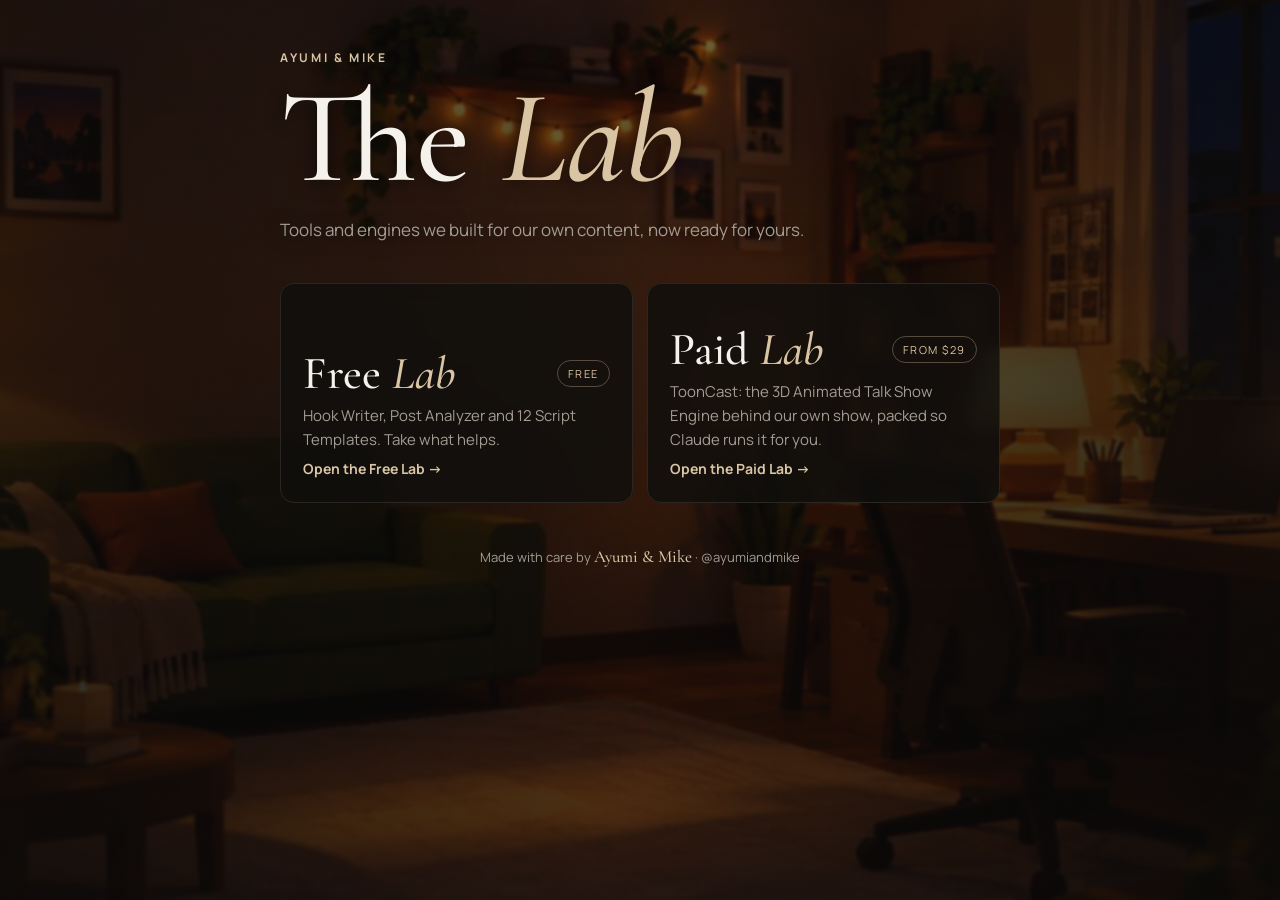
<file: index.html>
<!doctype html>
<html lang="en">
<head>
<meta charset="utf-8">
<meta name="viewport" content="width=device-width,initial-scale=1,viewport-fit=cover">
<title>Ayumi & Mike Lab</title>
<meta name="description" content="Free and paid content tools from Ayumi & Mike.">
<link rel="stylesheet" href="https://fonts.googleapis.com/css2?family=Cormorant+Garamond:ital,wght@0,500;1,500&family=Manrope:wght@400;500;700&display=swap">
<link rel="stylesheet" href="assets/lab.css">
<style>
.doors { display: grid; grid-template-columns: 1fr 1fr; gap: 14px; }
.door { min-height: 220px; align-content: end; }
.door h3 { font-size: 46px; }
@media (max-width: 560px) { .doors { grid-template-columns: 1fr; } .door { min-height: 160px; } }
</style>
</head>
<body class="premium home">
<main class="wrap">
  <header>
    <div class="eyebrow">Ayumi &amp; Mike</div>
    <h1>The <em>Lab</em></h1>
    <p class="lede">Tools and engines we built for our own content, now ready for yours.</p>
  </header>

  <div class="doors">
    <a class="card door" href="free-lab/">
      <h3>Free <em style="color:var(--beige)">Lab</em></h3><span class="tag">Free</span>
      <p>Hook Writer, Post Analyzer and 12 Script Templates. Take what helps.</p>
      <span class="arrow">Open the Free Lab →</span>
    </a>
    <a class="card door" href="paid-lab/">
      <h3>Paid <em style="color:var(--beige)">Lab</em></h3><span class="tag">From $29</span>
      <p>ToonCast: the 3D Animated Talk Show Engine behind our own show, packed so Claude runs it for you.</p>
      <span class="arrow">Open the Paid Lab →</span>
    </a>
  </div>

  <footer>Made with care by <b>Ayumi &amp; Mike</b> · @ayumiandmike</footer>
</main>
</body>
</html>
</file>
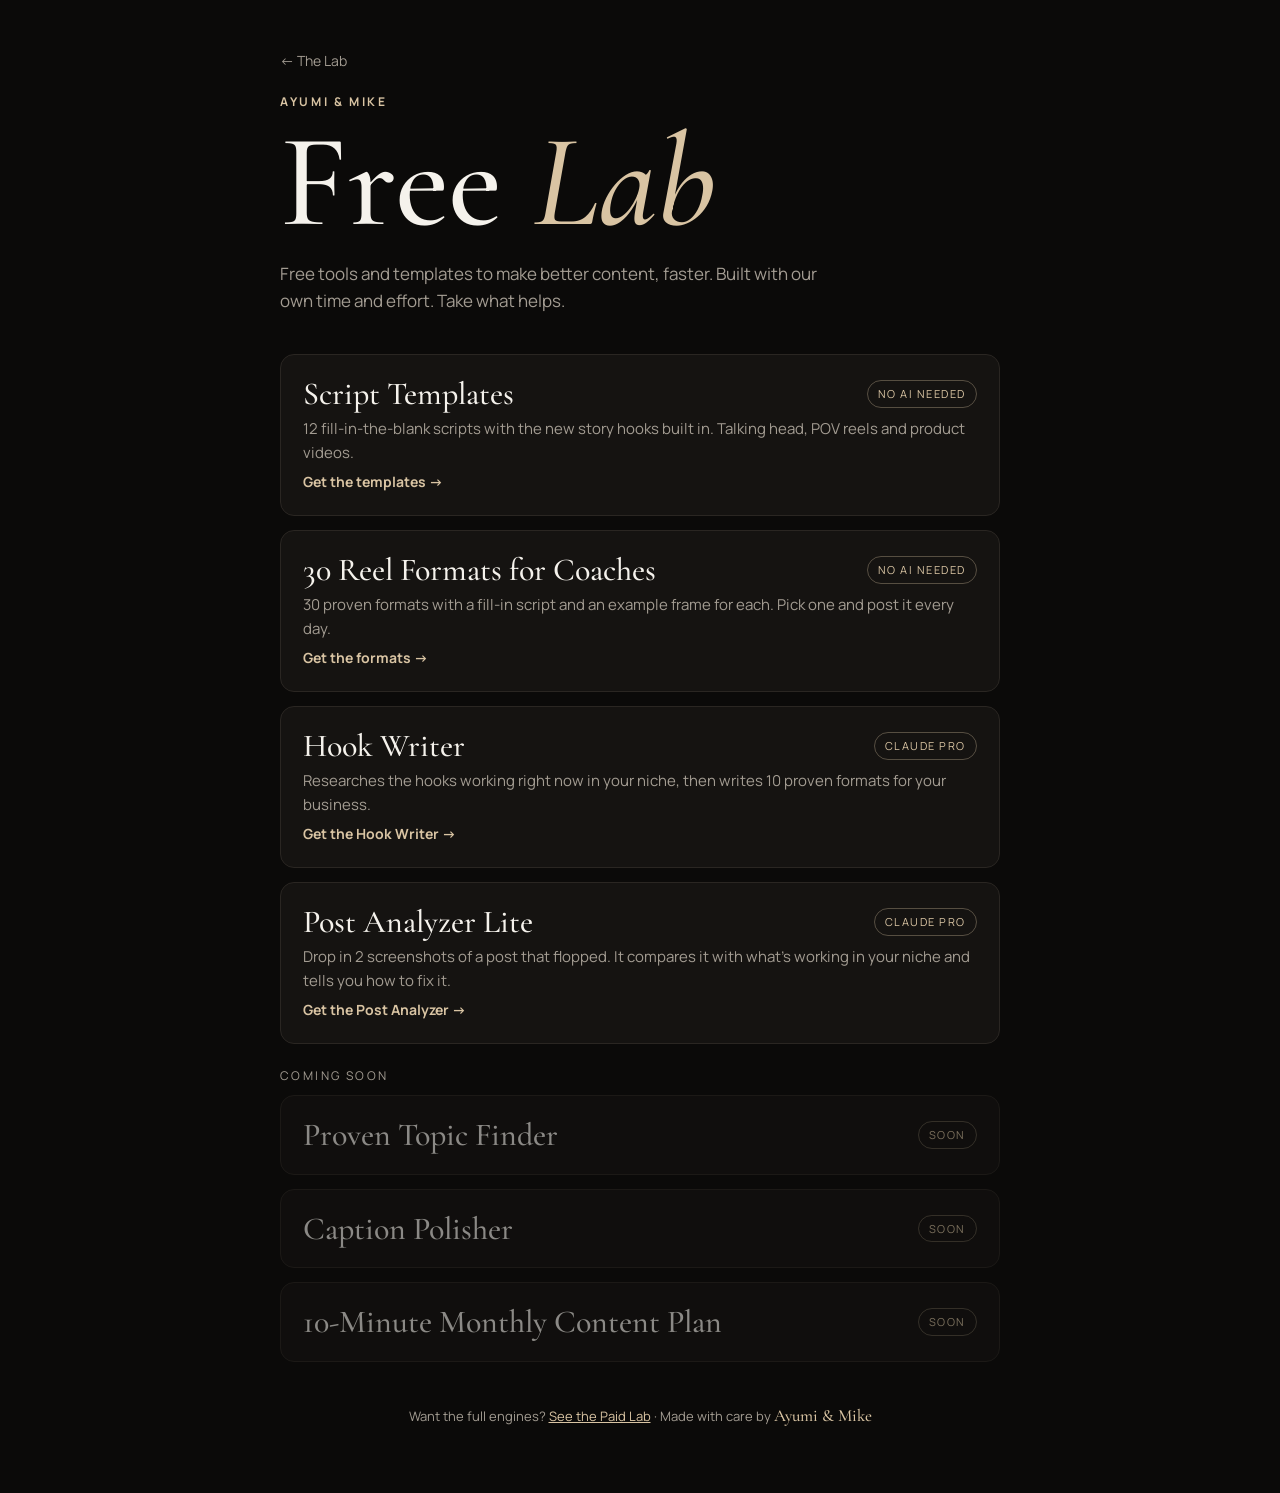
<file: free-lab/index.html>
<!doctype html>
<html lang="en">
<head>
<meta charset="utf-8">
<meta name="viewport" content="width=device-width,initial-scale=1,viewport-fit=cover">
<title>Free Lab · Ayumi & Mike</title>
<meta name="description" content="Free content tools and templates from Ayumi & Mike.">
<link rel="stylesheet" href="https://fonts.googleapis.com/css2?family=Cormorant+Garamond:ital,wght@0,500;1,500&family=Manrope:wght@400;500;700&display=swap">
<link rel="stylesheet" href="../assets/lab.css">
</head>
<body>
<main class="wrap">
  <header>
    <a class="back" href="../">← The Lab</a>
    <div class="eyebrow" style="margin-top:18px">Ayumi &amp; Mike</div>
    <h1>Free <em>Lab</em></h1>
    <p class="lede">Free tools and templates to make better content, faster. Built with our own time and effort. Take what helps.</p>
  </header>

  <div class="list">
    <a class="card" href="../script-templates/">
      <h3>Script Templates</h3><span class="tag">No AI needed</span>
      <p>12 fill-in-the-blank scripts with the new story hooks built in. Talking head, POV reels and product videos.</p>
      <span class="arrow">Get the templates →</span>
    </a>
    <a class="card" href="../reel-formats/">
      <h3>30 Reel Formats for Coaches</h3><span class="tag">No AI needed</span>
      <p>30 proven formats with a fill-in script and an example frame for each. Pick one and post it every day.</p>
      <span class="arrow">Get the formats →</span>
    </a>
    <a class="card" href="../hook-writer/">
      <h3>Hook Writer</h3><span class="tag">Claude Pro</span>
      <p>Researches the hooks working right now in your niche, then writes 10 proven formats for your business.</p>
      <span class="arrow">Get the Hook Writer →</span>
    </a>
    <a class="card" href="../post-analyzer/">
      <h3>Post Analyzer Lite</h3><span class="tag">Claude Pro</span>
      <p>Drop in 2 screenshots of a post that flopped. It compares it with what's working in your niche and tells you how to fix it.</p>
      <span class="arrow">Get the Post Analyzer →</span>
    </a>

    <div class="section">Coming soon</div>
    <div class="card soon"><h3>Proven Topic Finder</h3><span class="tag">Soon</span></div>
    <div class="card soon"><h3>Caption Polisher</h3><span class="tag">Soon</span></div>
    <div class="card soon"><h3>10-Minute Monthly Content Plan</h3><span class="tag">Soon</span></div>
  </div>

  <footer>Want the full engines? <a href="../paid-lab/">See the Paid Lab</a> · Made with care by <b>Ayumi &amp; Mike</b></footer>
</main>
</body>
</html>
</file>
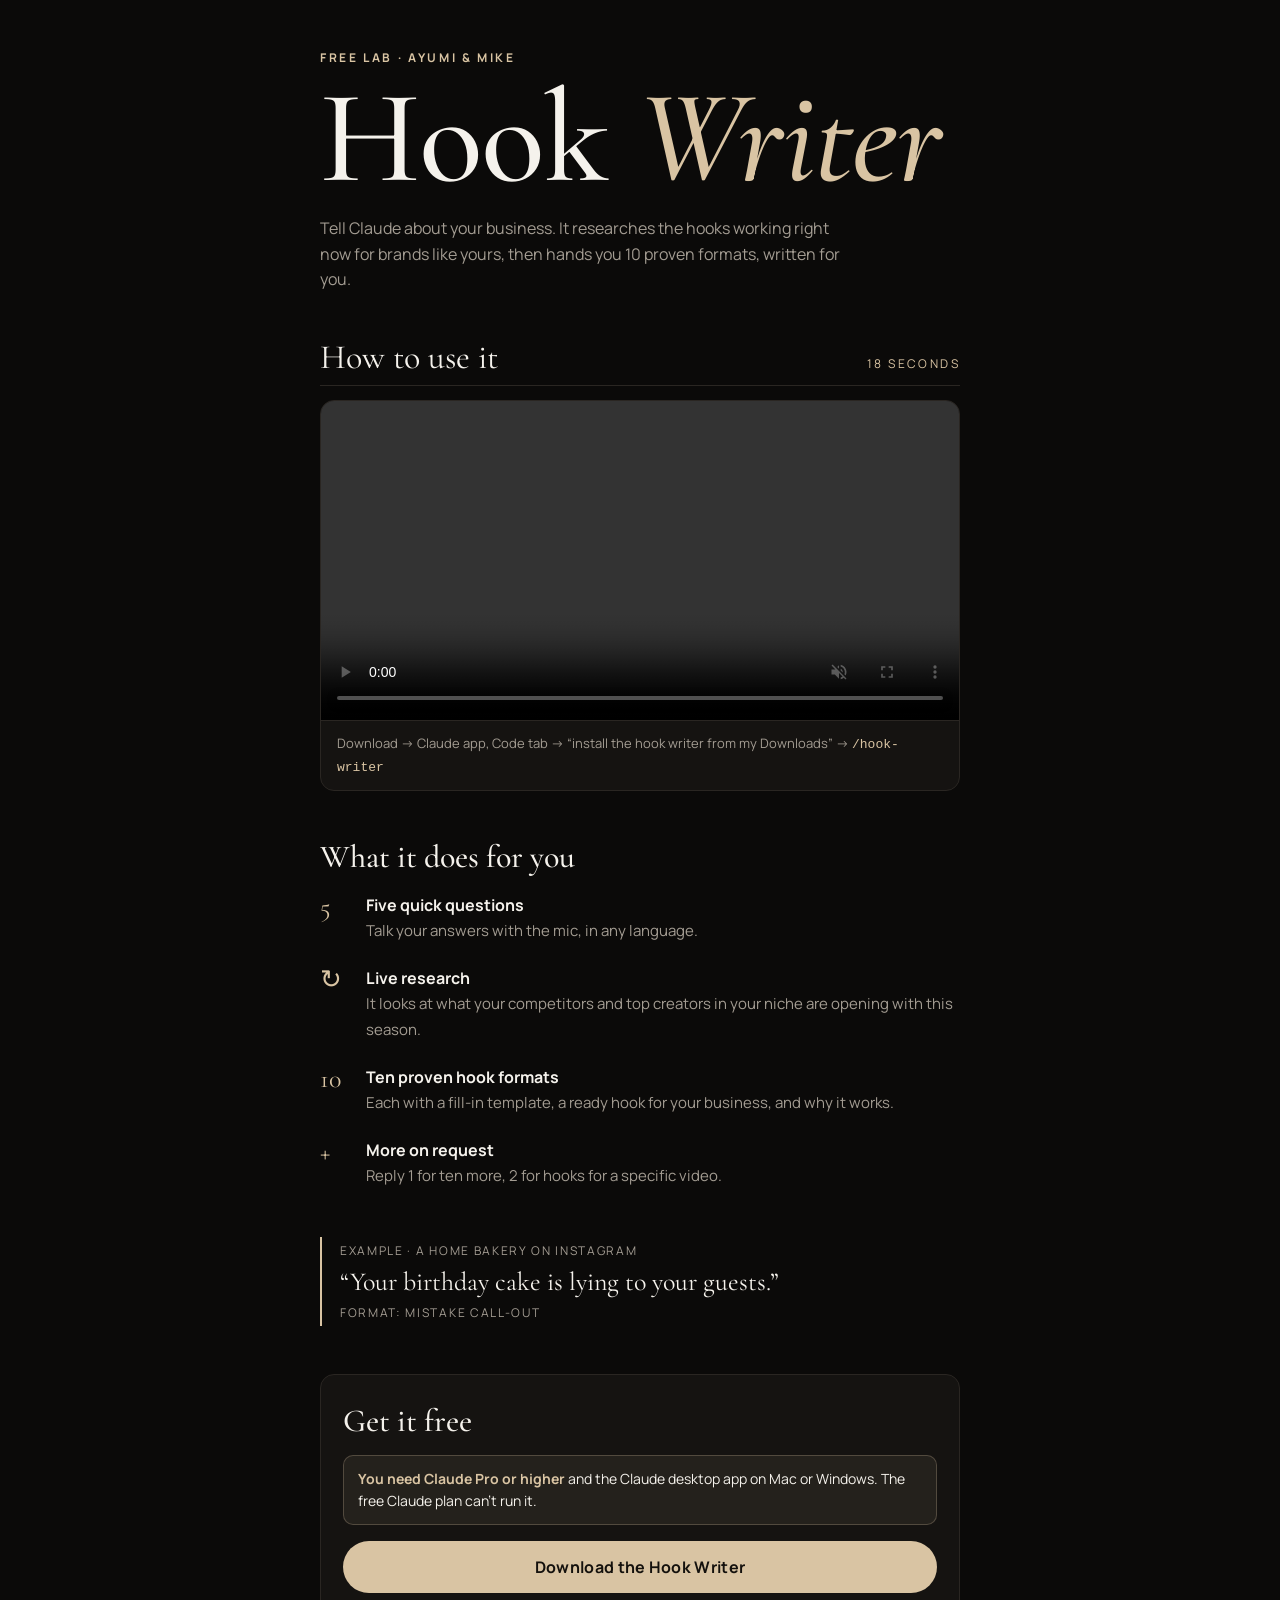
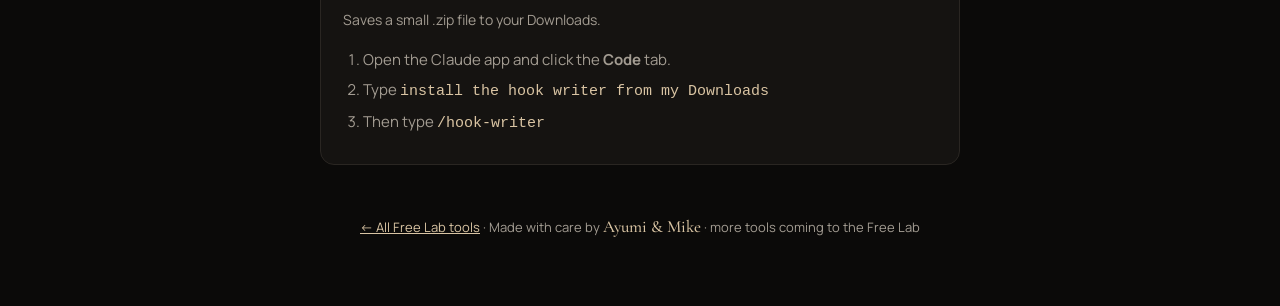
<file: hook-writer/index.html>
<!doctype html><html lang="en"><head><meta charset="utf-8"><meta name="viewport" content="width=device-width,initial-scale=1,viewport-fit=cover"><title>Hook Writer</title>
<meta name="claude:viewport-fit-sides" content="cover">
<link rel="preconnect" href="https://fonts.googleapis.com">
<link rel="stylesheet" href="https://fonts.googleapis.com/css2?family=Cormorant+Garamond:ital,wght@0,500;0,600;1,500&family=Manrope:wght@400;500;700&display=swap">
<style>
/* Layout: one narrow centered column, film frame up top, quiet sections, a single beige call to action. Single dark look by choice. */
:root {
  --bg: #0b0a09;
  --panel: #151311;
  --line: #2a2622;
  --fg: #f5f2ec;
  --muted: #a39c92;
  --beige: #d9c4a3;
  --beige-deep: #b89f7a;
  --display: "Cormorant Garamond", "Times New Roman", serif;
  --body: "Manrope", "Segoe UI", system-ui, sans-serif;
  color-scheme: dark;
}
* { box-sizing: border-box; }
body {
  background: var(--bg); color: var(--fg); font-family: var(--body);
  font-size: 16px; line-height: 1.6;
  padding-left: max(16px, env(safe-area-inset-left, 0px));
  padding-right: max(16px, env(safe-area-inset-right, 0px));
}
.wrap { max-width: 640px; margin: 0 auto; padding-block: 40px 64px; display: grid; gap: 48px; }
.eyebrow { font-size: 12px; letter-spacing: .22em; text-transform: uppercase; color: var(--beige); font-weight: 700; }
h1 { font-family: var(--display); font-weight: 500; font-size: clamp(72px, 20vw, 132px); line-height: .9; letter-spacing: -.01em; margin: 12px 0 18px; text-wrap: balance; }
h1 em { color: var(--beige); font-style: italic; }
h2 { font-family: var(--display); font-weight: 500; font-size: 32px; line-height: 1.1; margin: 0 0 18px; text-wrap: balance; }
.lede { color: var(--muted); margin: 0; max-width: 52ch; }

/* Install film */
.film { border: 1px solid var(--line); border-radius: 14px; overflow: hidden; background: var(--panel); }
.film video { display: block; width: 100%; height: auto; }
.mock { aspect-ratio: 16/10; max-width: 100%; display: grid; place-items: center; padding: 24px; }
.mock ol { list-style: none; margin: 0; padding: 0; display: grid; gap: 12px; width: 100%; max-width: 420px; }
.mock li { display: flex; gap: 14px; align-items: baseline; opacity: .35; transition: opacity .4s; font-size: 15px; }
.mock li.on { opacity: 1; }
.mock li b { font-family: var(--display); color: var(--beige); font-size: 22px; min-width: 18px; }
.mock code { color: var(--beige); background: #0006; padding: 2px 7px; border-radius: 6px; font-size: 14px; }
.howto { display: flex; justify-content: space-between; align-items: baseline; gap: 12px; border-bottom: 1px solid var(--line); padding-bottom: 10px; }
.howto span { font-family: var(--display); font-size: 34px; line-height: 1; }
.howto em { font-style: normal; font-size: 12px; letter-spacing: .2em; text-transform: uppercase; color: var(--beige); }
.film figcaption { font-size: 13px; color: var(--muted); padding: 12px 16px; border-top: 1px solid var(--line); }

/* What you get */
.gets { display: grid; gap: 22px; margin: 0; padding: 0; list-style: none; }
.gets li { display: grid; grid-template-columns: 34px 1fr; gap: 12px; }
.gets .n { font-family: var(--display); font-size: 26px; color: var(--beige); line-height: 1.1; }
.gets strong { display: block; font-weight: 700; }
.gets span { color: var(--muted); font-size: 15px; }

.sample { border-left: 2px solid var(--beige); padding: 4px 0 4px 18px; display: grid; gap: 6px; }
.sample .k { font-size: 12px; letter-spacing: .14em; text-transform: uppercase; color: var(--muted); }
.sample q { font-family: var(--display); font-size: 26px; line-height: 1.2; quotes: "\201C" "\201D"; }

/* Download */
.cta { display: grid; gap: 16px; padding: 28px 22px; border: 1px solid var(--line); border-radius: 14px; background: var(--panel); }
.notice { font-size: 14px; color: var(--fg); background: #d9c4a314; border: 1px solid #d9c4a340; border-radius: 10px; padding: 12px 14px; }
.notice b { color: var(--beige); }
.dl { display: block; text-align: center; text-decoration: none;
  font: 700 16px/1 var(--body); letter-spacing: .02em; color: #14110d; background: var(--beige);
  border: 0; border-radius: 999px; padding: 18px 26px; cursor: pointer; transition: background .2s, transform .2s;
}
.dl:hover { background: var(--fg); }
.dl:active { transform: scale(.98); }
.dl:focus-visible { outline: 2px solid var(--fg); outline-offset: 3px; }
.status { font-size: 14px; color: var(--muted); min-height: 1.4em; margin: 0; }
.steps { margin: 0; padding-left: 20px; color: var(--muted); font-size: 15px; display: grid; gap: 6px; }
.steps code { color: var(--beige); }
.mobile-note { display: none; font-size: 14px; color: var(--beige); }
@media (max-width: 700px) and (pointer: coarse) { .mobile-note { display: block; } }

footer { font-size: 13px; color: var(--muted); text-align: center; }
footer b { color: var(--beige); font-weight: 500; font-family: var(--display); font-size: 17px; }
@media (prefers-reduced-motion: reduce) { .mock li { transition: none; } }
</style>

<main class="wrap">
  <header>
    <div class="eyebrow">Free Lab · Ayumi &amp; Mike</div>
    <h1>Hook <em>Writer</em></h1>
    <p class="lede">Tell Claude about your business. It researches the hooks working right now for brands like yours, then hands you 10 proven formats, written for you.</p>
  </header>

  <section style="display:grid;gap:14px">
    <div class="howto"><span>How to use it</span><em>18 seconds</em></div>
    <figure class="film" style="margin:0">
      <video src="tutorial.mp4" autoplay muted loop playsinline controls preload="auto" aria-label="Tutorial: download, install in the Claude app, type /hook-writer, get 10 hooks"></video>
      <figcaption>Download → Claude app, Code tab → “install the hook writer from my Downloads” → <code style="color:var(--beige)">/hook-writer</code></figcaption>
    </figure>
  </section>

  <section>
    <h2>What it does for you</h2>
    <ul class="gets">
      <li><div class="n">5</div><div><strong>Five quick questions</strong><span>Talk your answers with the mic, in any language.</span></div></li>
      <li><div class="n">↻</div><div><strong>Live research</strong><span>It looks at what your competitors and top creators in your niche are opening with this season.</span></div></li>
      <li><div class="n">10</div><div><strong>Ten proven hook formats</strong><span>Each with a fill-in template, a ready hook for your business, and why it works.</span></div></li>
      <li><div class="n">+</div><div><strong>More on request</strong><span>Reply 1 for ten more, 2 for hooks for a specific video.</span></div></li>
    </ul>
  </section>

  <section class="sample" aria-label="Example">
    <div class="k">Example · a home bakery on Instagram</div>
    <q>Your birthday cake is lying to your guests.</q>
    <div class="k">Format: Mistake call-out</div>
  </section>

  <section class="cta" id="download">
    <h2 style="margin:0">Get it free</h2>
    <div class="notice"><b>You need Claude Pro or higher</b> and the Claude desktop app on Mac or Windows. The free Claude plan can't run it.</div>
    <p class="mobile-note">On your phone? Open this page on your computer to install.</p>
    <a class="dl" id="dl" href="Hook-Writer-Free-Lab.zip" download>Download the Hook Writer</a>
    <p class="status">Saves a small .zip file to your Downloads.</p>
    <ol class="steps">
      <li>Open the Claude app and click the <strong>Code</strong> tab.</li>
      <li>Type <code>install the hook writer from my Downloads</code></li>
      <li>Then type <code>/hook-writer</code></li>
    </ol>
  </section>

  <footer><a href="../free-lab/" style="color:var(--beige)">← All Free Lab tools</a> · Made with care by <b>Ayumi &amp; Mike</b> · more tools coming to the Free Lab</footer>
</main>

<script>
// Step highlight for the placeholder film (replaced by the install video later)
const items = document.querySelectorAll("#mock-steps li");
if (items.length && !matchMedia("(prefers-reduced-motion: reduce)").matches) {
  let i = 0;
  setInterval(() => { items.forEach(li => li.classList.remove("on")); i = (i + 1) % items.length; items[i].classList.add("on"); }, 1800);
}
</script>
</html>
</file>
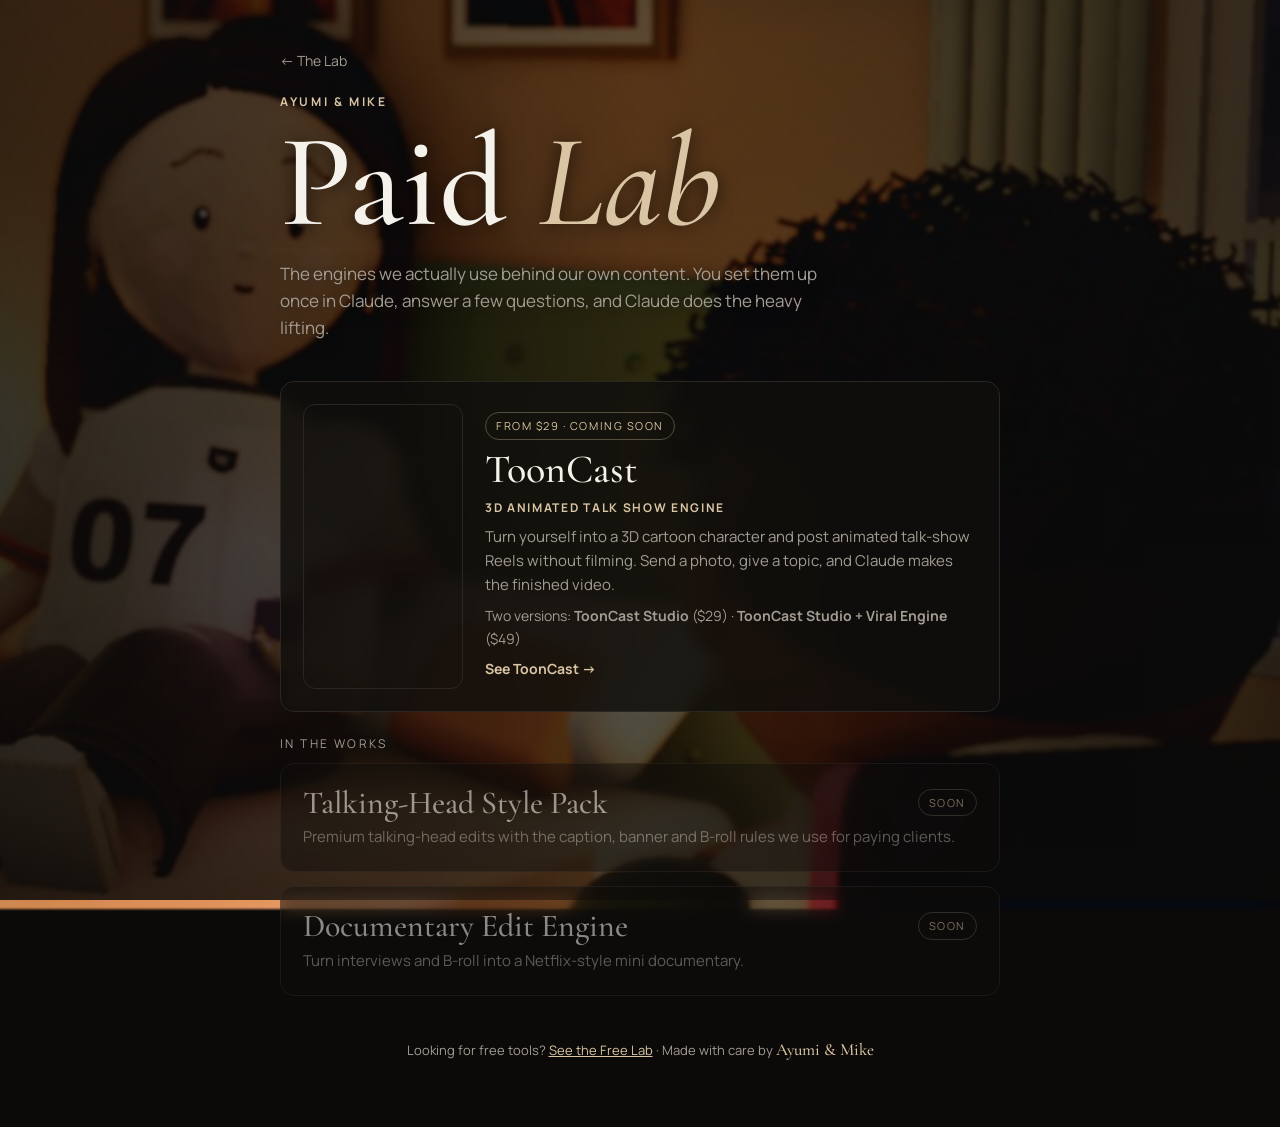
<file: paid-lab/index.html>
<!doctype html>
<html lang="en">
<head>
<meta charset="utf-8">
<meta name="viewport" content="width=device-width,initial-scale=1,viewport-fit=cover">
<title>Paid Lab · Ayumi & Mike</title>
<meta name="description" content="The engines behind Ayumi & Mike's content, packed so Claude runs them for you.">
<link rel="stylesheet" href="https://fonts.googleapis.com/css2?family=Cormorant+Garamond:ital,wght@0,500;1,500&family=Manrope:wght@400;500;700&display=swap">
<link rel="stylesheet" href="../assets/lab.css">
<style>
.feature { display: grid; grid-template-columns: 160px 1fr; gap: 22px; align-items: center; }
.feature video { width: 100%; aspect-ratio: 9/16; object-fit: cover; border-radius: 12px; border: 1px solid var(--line); display: block; }
.feature .body { display: grid; gap: 8px; min-width: 0; }
.feature h3 { font-size: 40px; }
@media (max-width: 560px) { .feature { grid-template-columns: 110px 1fr; gap: 16px; } .feature h3 { font-size: 32px; } }
</style>
</head>
<body class="premium">
<main class="wrap">
  <header>
    <a class="back" href="../">← The Lab</a>
    <div class="eyebrow" style="margin-top:18px">Ayumi &amp; Mike</div>
    <h1>Paid <em>Lab</em></h1>
    <p class="lede">The engines we actually use behind our own content. You set them up once in Claude, answer a few questions, and Claude does the heavy lifting.</p>
  </header>

  <div class="list">
    <a class="card feature" href="../tooncast/">
      <video src="../tooncast/demo.mp4" autoplay muted loop playsinline aria-label="ToonCast demo: two 3D characters talking in a cozy room"></video>
      <div class="body">
        <span class="tag" style="justify-self:start">From $29 · Coming soon</span>
        <h3>ToonCast</h3>
        <div class="eyebrow" style="letter-spacing:.14em">3D Animated Talk Show Engine</div>
        <p style="margin:0;color:var(--muted)">Turn yourself into a 3D cartoon character and post animated talk-show Reels without filming. Send a photo, give a topic, and Claude makes the finished video.</p>
        <p style="margin:0;font-size:14px">Two versions: <b>ToonCast Studio</b> ($29) · <b>ToonCast Studio + Viral Engine</b> ($49)</p>
        <span class="arrow">See ToonCast →</span>
      </div>
    </a>

    <div class="section">In the works</div>
    <div class="card soon"><h3>Talking-Head Style Pack</h3><span class="tag">Soon</span><p>Premium talking-head edits with the caption, banner and B-roll rules we use for paying clients.</p></div>
    <div class="card soon"><h3>Documentary Edit Engine</h3><span class="tag">Soon</span><p>Turn interviews and B-roll into a Netflix-style mini documentary.</p></div>
  </div>

  <footer>Looking for free tools? <a href="../free-lab/">See the Free Lab</a> · Made with care by <b>Ayumi &amp; Mike</b></footer>
</main>
</body>
</html>
</file>
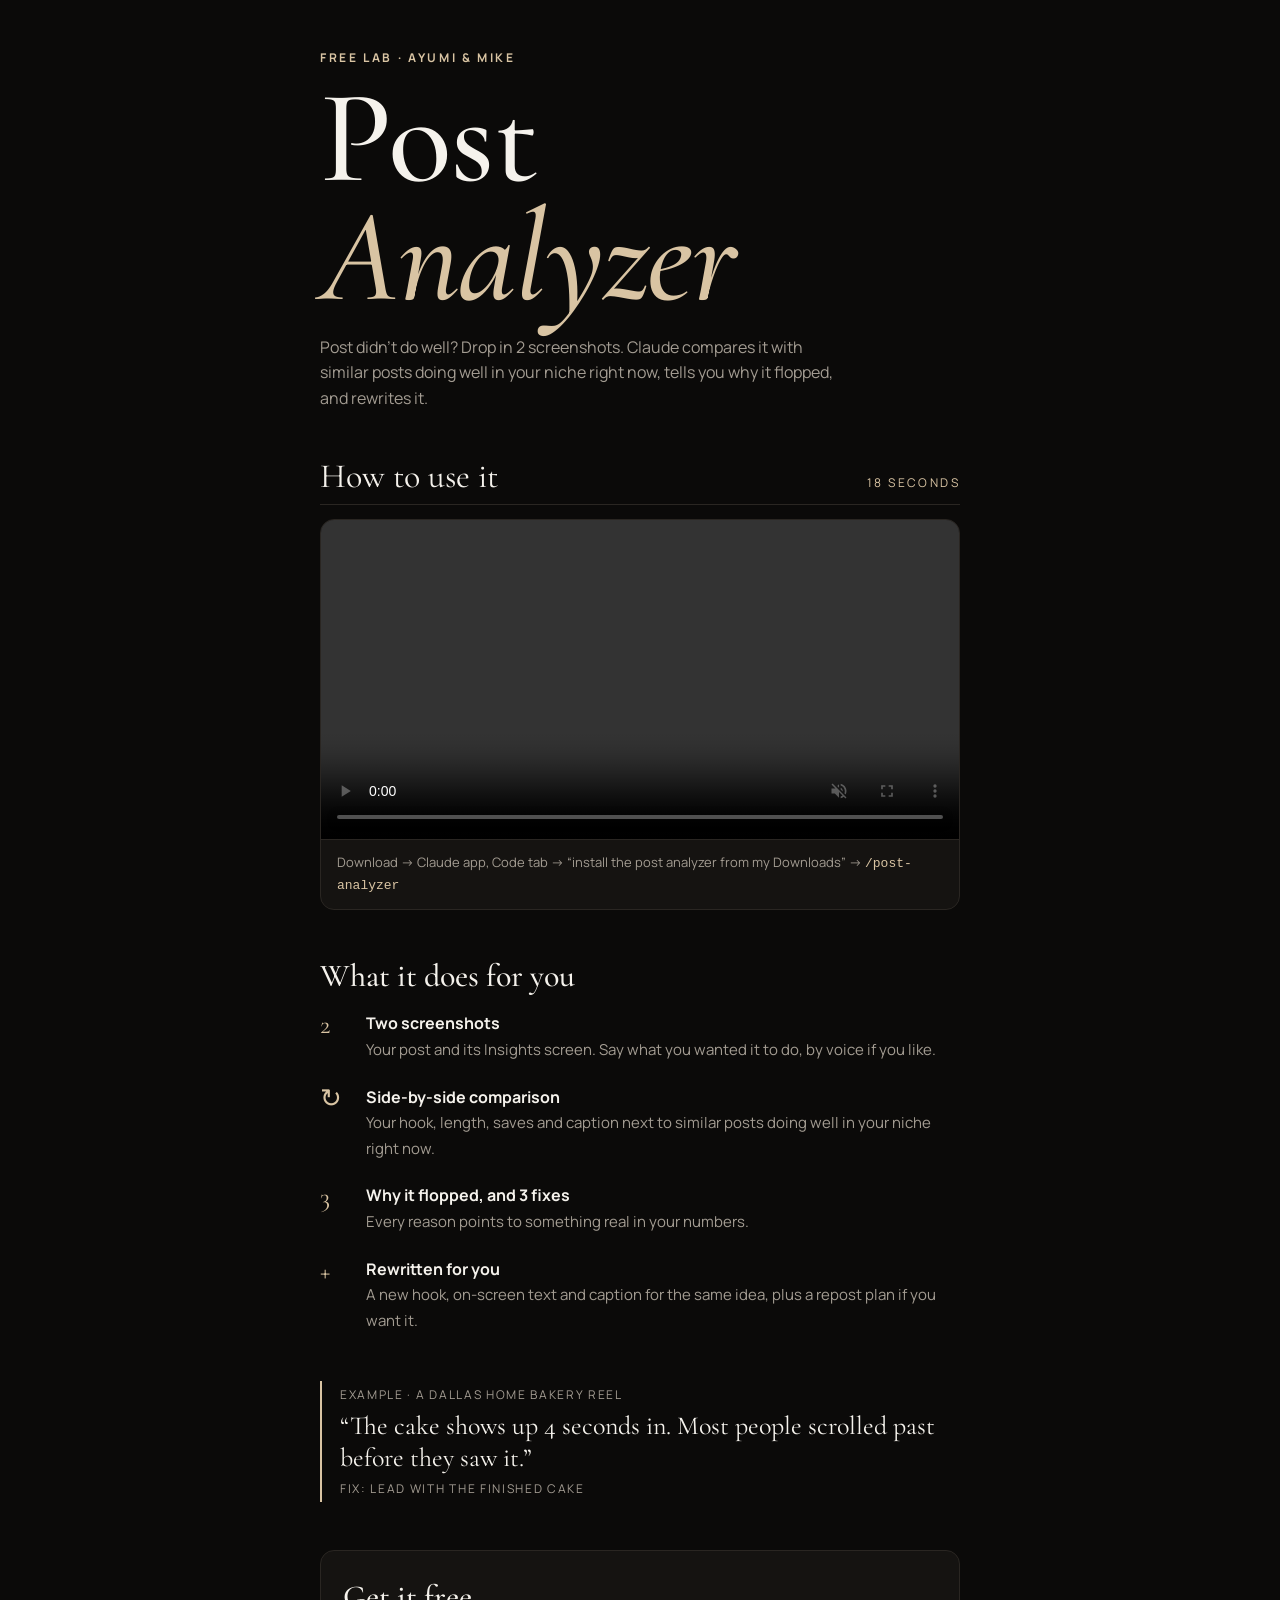
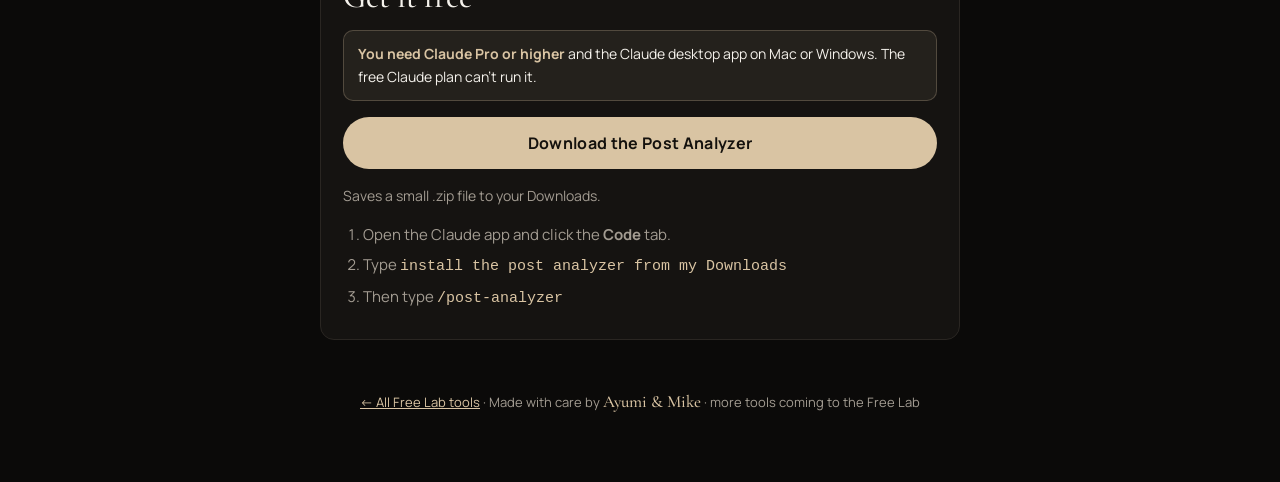
<file: post-analyzer/index.html>
<!doctype html><html lang="en"><head><meta charset="utf-8"><meta name="viewport" content="width=device-width,initial-scale=1,viewport-fit=cover"><title>Post Analyzer Lite</title>
<meta name="claude:viewport-fit-sides" content="cover">
<link rel="preconnect" href="https://fonts.googleapis.com">
<link rel="stylesheet" href="https://fonts.googleapis.com/css2?family=Cormorant+Garamond:ital,wght@0,500;0,600;1,500&family=Manrope:wght@400;500;700&display=swap">
<style>
/* Layout: one narrow centered column, film frame up top, quiet sections, a single beige call to action. Single dark look by choice. */
:root {
  --bg: #0b0a09;
  --panel: #151311;
  --line: #2a2622;
  --fg: #f5f2ec;
  --muted: #a39c92;
  --beige: #d9c4a3;
  --beige-deep: #b89f7a;
  --display: "Cormorant Garamond", "Times New Roman", serif;
  --body: "Manrope", "Segoe UI", system-ui, sans-serif;
  color-scheme: dark;
}
* { box-sizing: border-box; }
body {
  background: var(--bg); color: var(--fg); font-family: var(--body);
  font-size: 16px; line-height: 1.6;
  padding-left: max(16px, env(safe-area-inset-left, 0px));
  padding-right: max(16px, env(safe-area-inset-right, 0px));
}
.wrap { max-width: 640px; margin: 0 auto; padding-block: 40px 64px; display: grid; gap: 48px; }
.eyebrow { font-size: 12px; letter-spacing: .22em; text-transform: uppercase; color: var(--beige); font-weight: 700; }
h1 { font-family: var(--display); font-weight: 500; font-size: clamp(72px, 20vw, 132px); line-height: .9; letter-spacing: -.01em; margin: 12px 0 18px; text-wrap: balance; }
h1 em { color: var(--beige); font-style: italic; }
h2 { font-family: var(--display); font-weight: 500; font-size: 32px; line-height: 1.1; margin: 0 0 18px; text-wrap: balance; }
.lede { color: var(--muted); margin: 0; max-width: 52ch; }

/* Install film */
.film { border: 1px solid var(--line); border-radius: 14px; overflow: hidden; background: var(--panel); }
.film video { display: block; width: 100%; height: auto; }
.mock { aspect-ratio: 16/10; max-width: 100%; display: grid; place-items: center; padding: 24px; }
.mock ol { list-style: none; margin: 0; padding: 0; display: grid; gap: 12px; width: 100%; max-width: 420px; }
.mock li { display: flex; gap: 14px; align-items: baseline; opacity: .35; transition: opacity .4s; font-size: 15px; }
.mock li.on { opacity: 1; }
.mock li b { font-family: var(--display); color: var(--beige); font-size: 22px; min-width: 18px; }
.mock code { color: var(--beige); background: #0006; padding: 2px 7px; border-radius: 6px; font-size: 14px; }
.howto { display: flex; justify-content: space-between; align-items: baseline; gap: 12px; border-bottom: 1px solid var(--line); padding-bottom: 10px; }
.howto span { font-family: var(--display); font-size: 34px; line-height: 1; }
.howto em { font-style: normal; font-size: 12px; letter-spacing: .2em; text-transform: uppercase; color: var(--beige); }
.film figcaption { font-size: 13px; color: var(--muted); padding: 12px 16px; border-top: 1px solid var(--line); }

/* What you get */
.gets { display: grid; gap: 22px; margin: 0; padding: 0; list-style: none; }
.gets li { display: grid; grid-template-columns: 34px 1fr; gap: 12px; }
.gets .n { font-family: var(--display); font-size: 26px; color: var(--beige); line-height: 1.1; }
.gets strong { display: block; font-weight: 700; }
.gets span { color: var(--muted); font-size: 15px; }

.sample { border-left: 2px solid var(--beige); padding: 4px 0 4px 18px; display: grid; gap: 6px; }
.sample .k { font-size: 12px; letter-spacing: .14em; text-transform: uppercase; color: var(--muted); }
.sample q { font-family: var(--display); font-size: 26px; line-height: 1.2; quotes: "\201C" "\201D"; }

/* Download */
.cta { display: grid; gap: 16px; padding: 28px 22px; border: 1px solid var(--line); border-radius: 14px; background: var(--panel); }
.notice { font-size: 14px; color: var(--fg); background: #d9c4a314; border: 1px solid #d9c4a340; border-radius: 10px; padding: 12px 14px; }
.notice b { color: var(--beige); }
.dl { display: block; text-align: center; text-decoration: none;
  font: 700 16px/1 var(--body); letter-spacing: .02em; color: #14110d; background: var(--beige);
  border: 0; border-radius: 999px; padding: 18px 26px; cursor: pointer; transition: background .2s, transform .2s;
}
.dl:hover { background: var(--fg); }
.dl:active { transform: scale(.98); }
.dl:focus-visible { outline: 2px solid var(--fg); outline-offset: 3px; }
.status { font-size: 14px; color: var(--muted); min-height: 1.4em; margin: 0; }
.steps { margin: 0; padding-left: 20px; color: var(--muted); font-size: 15px; display: grid; gap: 6px; }
.steps code { color: var(--beige); }
.mobile-note { display: none; font-size: 14px; color: var(--beige); }
@media (max-width: 700px) and (pointer: coarse) { .mobile-note { display: block; } }

footer { font-size: 13px; color: var(--muted); text-align: center; }
footer b { color: var(--beige); font-weight: 500; font-family: var(--display); font-size: 17px; }
@media (prefers-reduced-motion: reduce) { .mock li { transition: none; } }
</style>

<main class="wrap">
  <header>
    <div class="eyebrow">Free Lab · Ayumi &amp; Mike</div>
    <h1>Post <em>Analyzer</em></h1>
    <p class="lede">Post didn't do well? Drop in 2 screenshots. Claude compares it with similar posts doing well in your niche right now, tells you why it flopped, and rewrites it.</p>
  </header>

  <section style="display:grid;gap:14px">
    <div class="howto"><span>How to use it</span><em>18 seconds</em></div>
    <figure class="film" style="margin:0">
      <video src="tutorial.mp4" autoplay muted loop playsinline controls preload="auto" aria-label="Tutorial: download, install in the Claude app, type /post-analyzer, drop 2 screenshots, get your answer"></video>
      <figcaption>Download → Claude app, Code tab → “install the post analyzer from my Downloads” → <code style="color:var(--beige)">/post-analyzer</code></figcaption>
    </figure>
  </section>

  <section>
    <h2>What it does for you</h2>
    <ul class="gets">
      <li><div class="n">2</div><div><strong>Two screenshots</strong><span>Your post and its Insights screen. Say what you wanted it to do, by voice if you like.</span></div></li>
      <li><div class="n">↻</div><div><strong>Side-by-side comparison</strong><span>Your hook, length, saves and caption next to similar posts doing well in your niche right now.</span></div></li>
      <li><div class="n">3</div><div><strong>Why it flopped, and 3 fixes</strong><span>Every reason points to something real in your numbers.</span></div></li>
      <li><div class="n">+</div><div><strong>Rewritten for you</strong><span>A new hook, on-screen text and caption for the same idea, plus a repost plan if you want it.</span></div></li>
    </ul>
  </section>

  <section class="sample" aria-label="Example">
    <div class="k">Example · a Dallas home bakery Reel</div>
    <q>The cake shows up 4 seconds in. Most people scrolled past before they saw it.</q>
    <div class="k">Fix: lead with the finished cake</div>
  </section>

  <section class="cta" id="download">
    <h2 style="margin:0">Get it free</h2>
    <div class="notice"><b>You need Claude Pro or higher</b> and the Claude desktop app on Mac or Windows. The free Claude plan can't run it.</div>
    <p class="mobile-note">On your phone? Open this page on your computer to install.</p>
    <a class="dl" id="dl" href="Post-Analyzer-Free-Lab.zip" download>Download the Post Analyzer</a>
    <p class="status">Saves a small .zip file to your Downloads.</p>
    <ol class="steps">
      <li>Open the Claude app and click the <strong>Code</strong> tab.</li>
      <li>Type <code>install the post analyzer from my Downloads</code></li>
      <li>Then type <code>/post-analyzer</code></li>
    </ol>
  </section>

  <footer><a href="../free-lab/" style="color:var(--beige)">← All Free Lab tools</a> · Made with care by <b>Ayumi &amp; Mike</b> · more tools coming to the Free Lab</footer>
</main>

<script>
// Step highlight for the placeholder film (replaced by the install video later)
const items = document.querySelectorAll("#mock-steps li");
if (items.length && !matchMedia("(prefers-reduced-motion: reduce)").matches) {
  let i = 0;
  setInterval(() => { items.forEach(li => li.classList.remove("on")); i = (i + 1) % items.length; items[i].classList.add("on"); }, 1800);
}
</script>
</html>
</file>
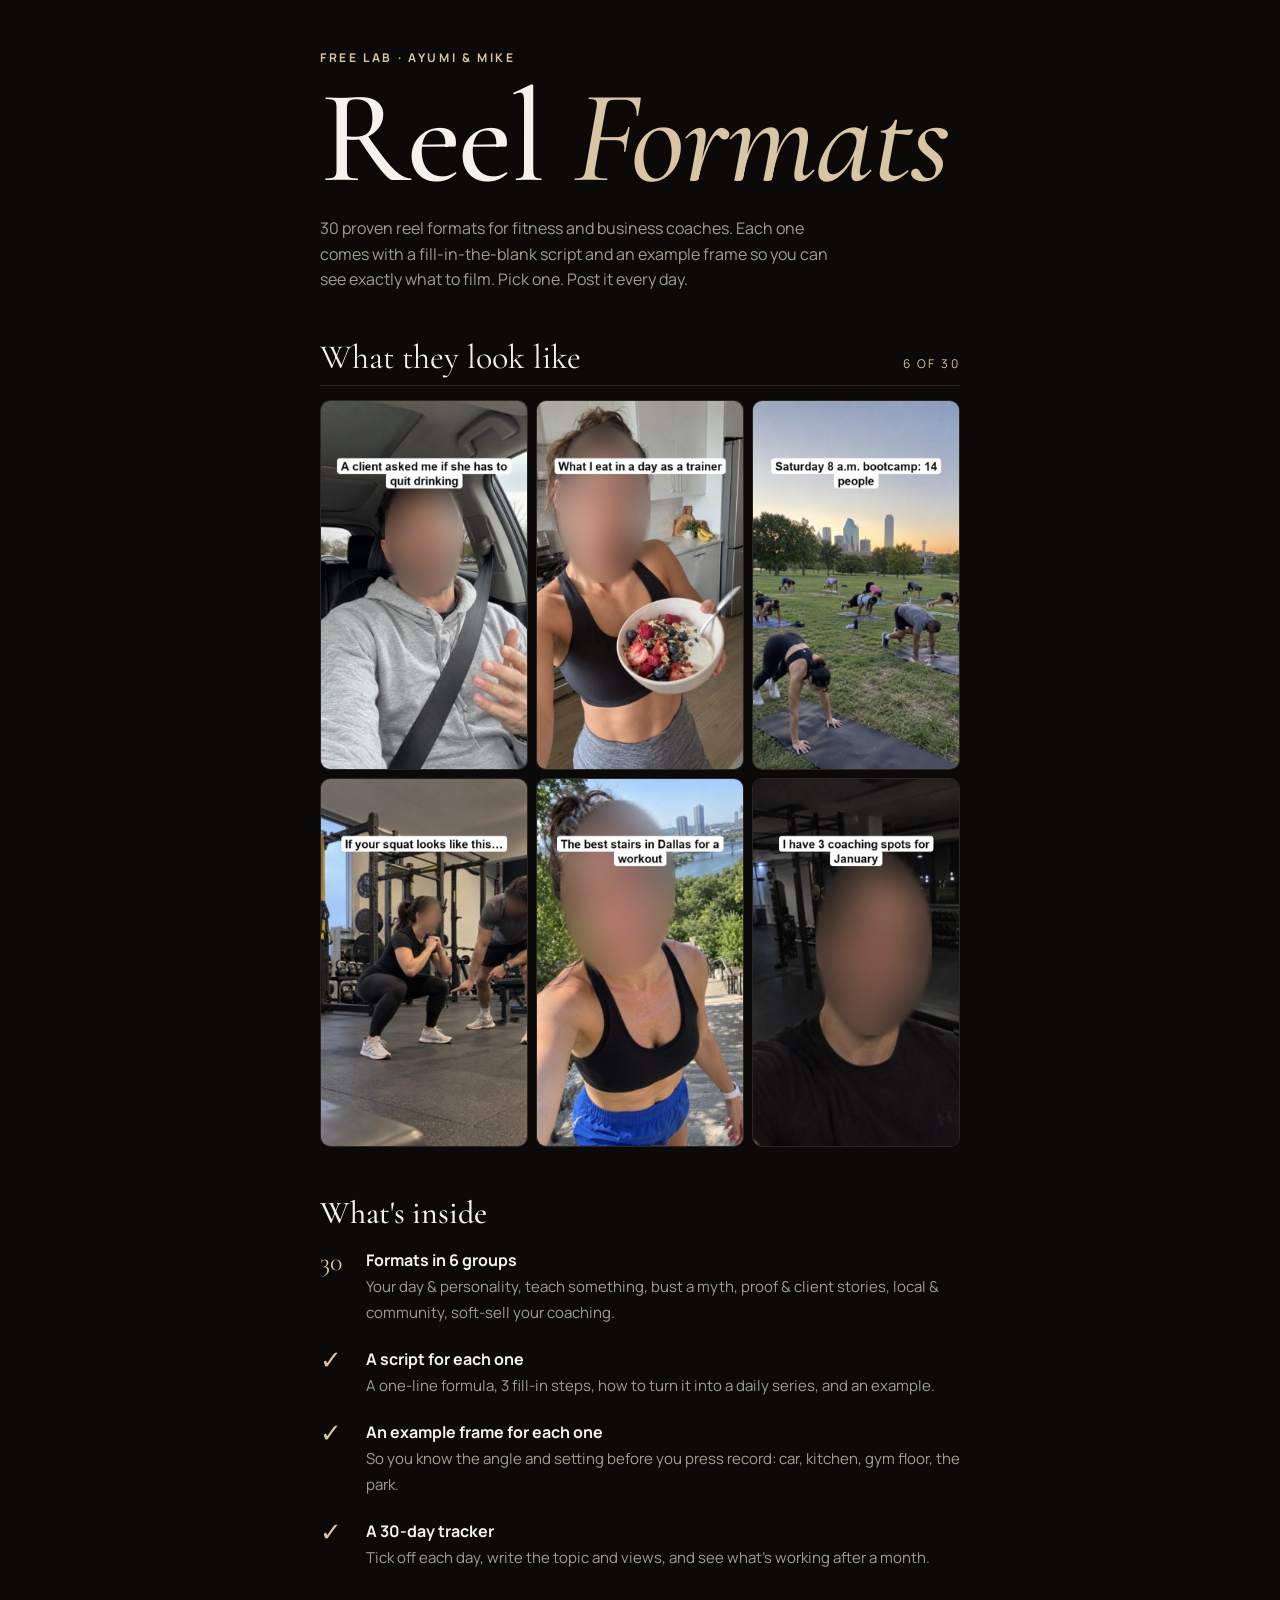
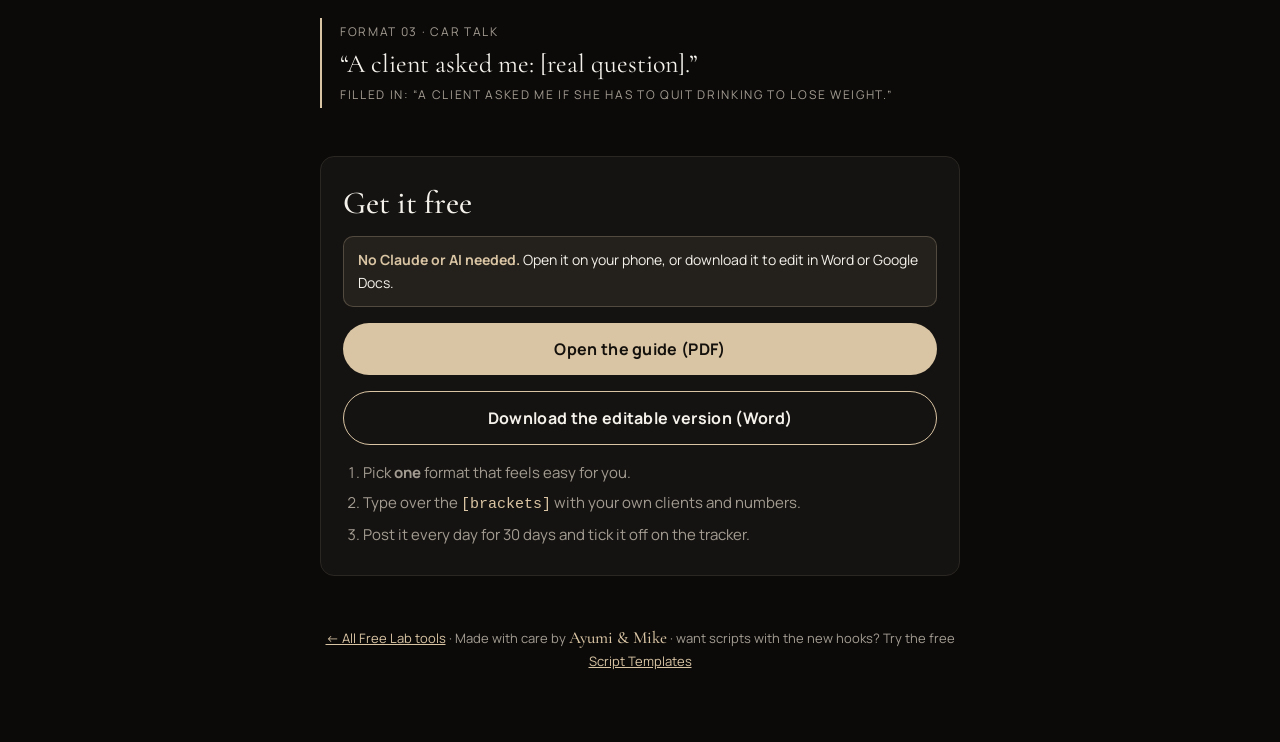
<file: reel-formats/index.html>
<!doctype html><html lang="en"><head><meta charset="utf-8"><meta name="viewport" content="width=device-width,initial-scale=1,viewport-fit=cover"><title>Reel Formats for Coaches</title>
<meta name="description" content="30 reel formats for coaches, each with a fill-in script and a real-looking example frame. Pick one, post it every day.">
<meta name="claude:viewport-fit-sides" content="cover">
<link rel="preconnect" href="https://fonts.googleapis.com">
<link rel="stylesheet" href="https://fonts.googleapis.com/css2?family=Cormorant+Garamond:ital,wght@0,500;0,600;1,500&family=Manrope:wght@400;500;700&display=swap">
<style>
/* Layout: one narrow centered column, film frame up top, quiet sections, a single beige call to action. Single dark look by choice. */
:root {
  --bg: #0b0a09;
  --panel: #151311;
  --line: #2a2622;
  --fg: #f5f2ec;
  --muted: #a39c92;
  --beige: #d9c4a3;
  --beige-deep: #b89f7a;
  --display: "Cormorant Garamond", "Times New Roman", serif;
  --body: "Manrope", "Segoe UI", system-ui, sans-serif;
  color-scheme: dark;
}
* { box-sizing: border-box; }
body {
  background: var(--bg); color: var(--fg); font-family: var(--body);
  font-size: 16px; line-height: 1.6;
  padding-left: max(16px, env(safe-area-inset-left, 0px));
  padding-right: max(16px, env(safe-area-inset-right, 0px));
}
.wrap { max-width: 640px; margin: 0 auto; padding-block: 40px 64px; display: grid; gap: 48px; }
.eyebrow { font-size: 12px; letter-spacing: .22em; text-transform: uppercase; color: var(--beige); font-weight: 700; }
h1 { font-family: var(--display); font-weight: 500; font-size: clamp(72px, 20vw, 132px); line-height: .9; letter-spacing: -.01em; margin: 12px 0 18px; text-wrap: balance; }
h1 em { color: var(--beige); font-style: italic; }
h2 { font-family: var(--display); font-weight: 500; font-size: 32px; line-height: 1.1; margin: 0 0 18px; text-wrap: balance; }
.lede { color: var(--muted); margin: 0; max-width: 52ch; }

/* Install film */
.film { border: 1px solid var(--line); border-radius: 14px; overflow: hidden; background: var(--panel); }
.film video { display: block; width: 100%; height: auto; }
.mock { aspect-ratio: 16/10; max-width: 100%; display: grid; place-items: center; padding: 24px; }
.mock ol { list-style: none; margin: 0; padding: 0; display: grid; gap: 12px; width: 100%; max-width: 420px; }
.mock li { display: flex; gap: 14px; align-items: baseline; opacity: .35; transition: opacity .4s; font-size: 15px; }
.mock li.on { opacity: 1; }
.mock li b { font-family: var(--display); color: var(--beige); font-size: 22px; min-width: 18px; }
.mock code { color: var(--beige); background: #0006; padding: 2px 7px; border-radius: 6px; font-size: 14px; }
.howto { display: flex; justify-content: space-between; align-items: baseline; gap: 12px; border-bottom: 1px solid var(--line); padding-bottom: 10px; }
.howto span { font-family: var(--display); font-size: 34px; line-height: 1; }
.howto em { font-style: normal; font-size: 12px; letter-spacing: .2em; text-transform: uppercase; color: var(--beige); }
.film figcaption { font-size: 13px; color: var(--muted); padding: 12px 16px; border-top: 1px solid var(--line); }

/* What you get */
.gets { display: grid; gap: 22px; margin: 0; padding: 0; list-style: none; }
.gets li { display: grid; grid-template-columns: 34px 1fr; gap: 12px; }
.gets .n { font-family: var(--display); font-size: 26px; color: var(--beige); line-height: 1.1; }
.gets strong { display: block; font-weight: 700; }
.gets span { color: var(--muted); font-size: 15px; }

.sample { border-left: 2px solid var(--beige); padding: 4px 0 4px 18px; display: grid; gap: 6px; }
.sample .k { font-size: 12px; letter-spacing: .14em; text-transform: uppercase; color: var(--muted); }
.sample q { font-family: var(--display); font-size: 26px; line-height: 1.2; quotes: "\201C" "\201D"; }

/* Download */
.cta { display: grid; gap: 16px; padding: 28px 22px; border: 1px solid var(--line); border-radius: 14px; background: var(--panel); }
.notice { font-size: 14px; color: var(--fg); background: #d9c4a314; border: 1px solid #d9c4a340; border-radius: 10px; padding: 12px 14px; }
.notice b { color: var(--beige); }
.dl { display: block; text-align: center; text-decoration: none;
  font: 700 16px/1 var(--body); letter-spacing: .02em; color: #14110d; background: var(--beige);
  border: 0; border-radius: 999px; padding: 18px 26px; cursor: pointer; transition: background .2s, transform .2s;
}
.dl:hover { background: var(--fg); }
.dl:active { transform: scale(.98); }
.dl:focus-visible { outline: 2px solid var(--fg); outline-offset: 3px; }
.status { font-size: 14px; color: var(--muted); min-height: 1.4em; margin: 0; }
.steps { margin: 0; padding-left: 20px; color: var(--muted); font-size: 15px; display: grid; gap: 6px; }
.steps code { color: var(--beige); }
.mobile-note { display: none; font-size: 14px; color: var(--beige); }
@media (max-width: 700px) and (pointer: coarse) { .mobile-note { display: block; } }

footer { font-size: 13px; color: var(--muted); text-align: center; }
footer b { color: var(--beige); font-weight: 500; font-family: var(--display); font-size: 17px; }
@media (prefers-reduced-motion: reduce) { .mock li { transition: none; } }
.strip { display: grid; grid-template-columns: repeat(3, 1fr); gap: 8px; margin: 0; }
.strip img { width: 100%; aspect-ratio: 9/16; object-fit: cover; border-radius: 10px; border: 1px solid var(--line); display: block; }
.dl.ghost { background: transparent; color: var(--fg); border: 1px solid var(--beige); }
.dl.ghost:hover { background: #d9c4a31a; }
</style>

<main class="wrap">
  <header>
    <div class="eyebrow">Free Lab · Ayumi &amp; Mike</div>
    <h1>Reel <em>Formats</em></h1>
    <p class="lede">30 proven reel formats for fitness and business coaches. Each one comes with a fill-in-the-blank script and an example frame so you can see exactly what to film. Pick one. Post it every day.</p>
  </header>

  <section style="display:grid;gap:14px">
    <div class="howto"><span>What they look like</span><em>6 of 30</em></div>
    <div class="strip">
      <img src="f03.jpg" alt="Example frame: car talk selfie">
      <img src="f01.jpg" alt="Example frame: what I eat in a day">
      <img src="f17.jpg" alt="Example frame: Dallas park bootcamp recap">
      <img src="f06.jpg" alt="Example frame: form check with a client">
      <img src="f21.jpg" alt="Example frame: Dallas stairs workout spot">
      <img src="f27.jpg" alt="Example frame: spots open soft-sell">
    </div>
  </section>

  <section>
    <h2>What's inside</h2>
    <ul class="gets">
      <li><div class="n">30</div><div><strong>Formats in 6 groups</strong><span>Your day &amp; personality, teach something, bust a myth, proof &amp; client stories, local &amp; community, soft-sell your coaching.</span></div></li>
      <li><div class="n">✓</div><div><strong>A script for each one</strong><span>A one-line formula, 3 fill-in steps, how to turn it into a daily series, and an example.</span></div></li>
      <li><div class="n">✓</div><div><strong>An example frame for each one</strong><span>So you know the angle and setting before you press record: car, kitchen, gym floor, the park.</span></div></li>
      <li><div class="n">✓</div><div><strong>A 30-day tracker</strong><span>Tick off each day, write the topic and views, and see what's working after a month.</span></div></li>
    </ul>
  </section>

  <section class="sample" aria-label="Example">
    <div class="k">Format 03 · Car Talk</div>
    <q>A client asked me: [real question].</q>
    <div class="k">Filled in: “A client asked me if she has to quit drinking to lose weight.”</div>
  </section>

  <section class="cta" id="download">
    <h2 style="margin:0">Get it free</h2>
    <div class="notice"><b>No Claude or AI needed.</b> Open it on your phone, or download it to edit in Word or Google Docs.</div>
    <a class="dl" href="30-Reel-Formats-for-Coaches.pdf" target="_blank" rel="noopener">Open the guide (PDF)</a>
    <a class="dl ghost" href="30-Reel-Formats-for-Coaches.docx" download>Download the editable version (Word)</a>
    <ol class="steps">
      <li>Pick <strong>one</strong> format that feels easy for you.</li>
      <li>Type over the <code>[brackets]</code> with your own clients and numbers.</li>
      <li>Post it every day for 30 days and tick it off on the tracker.</li>
    </ol>
  </section>

  <footer><a href="../free-lab/" style="color:var(--beige)">← All Free Lab tools</a> · Made with care by <b>Ayumi &amp; Mike</b> · want scripts with the new hooks? Try the free <a href="../script-templates/" style="color:var(--beige)">Script Templates</a></footer>
</main>
</html>
</file>
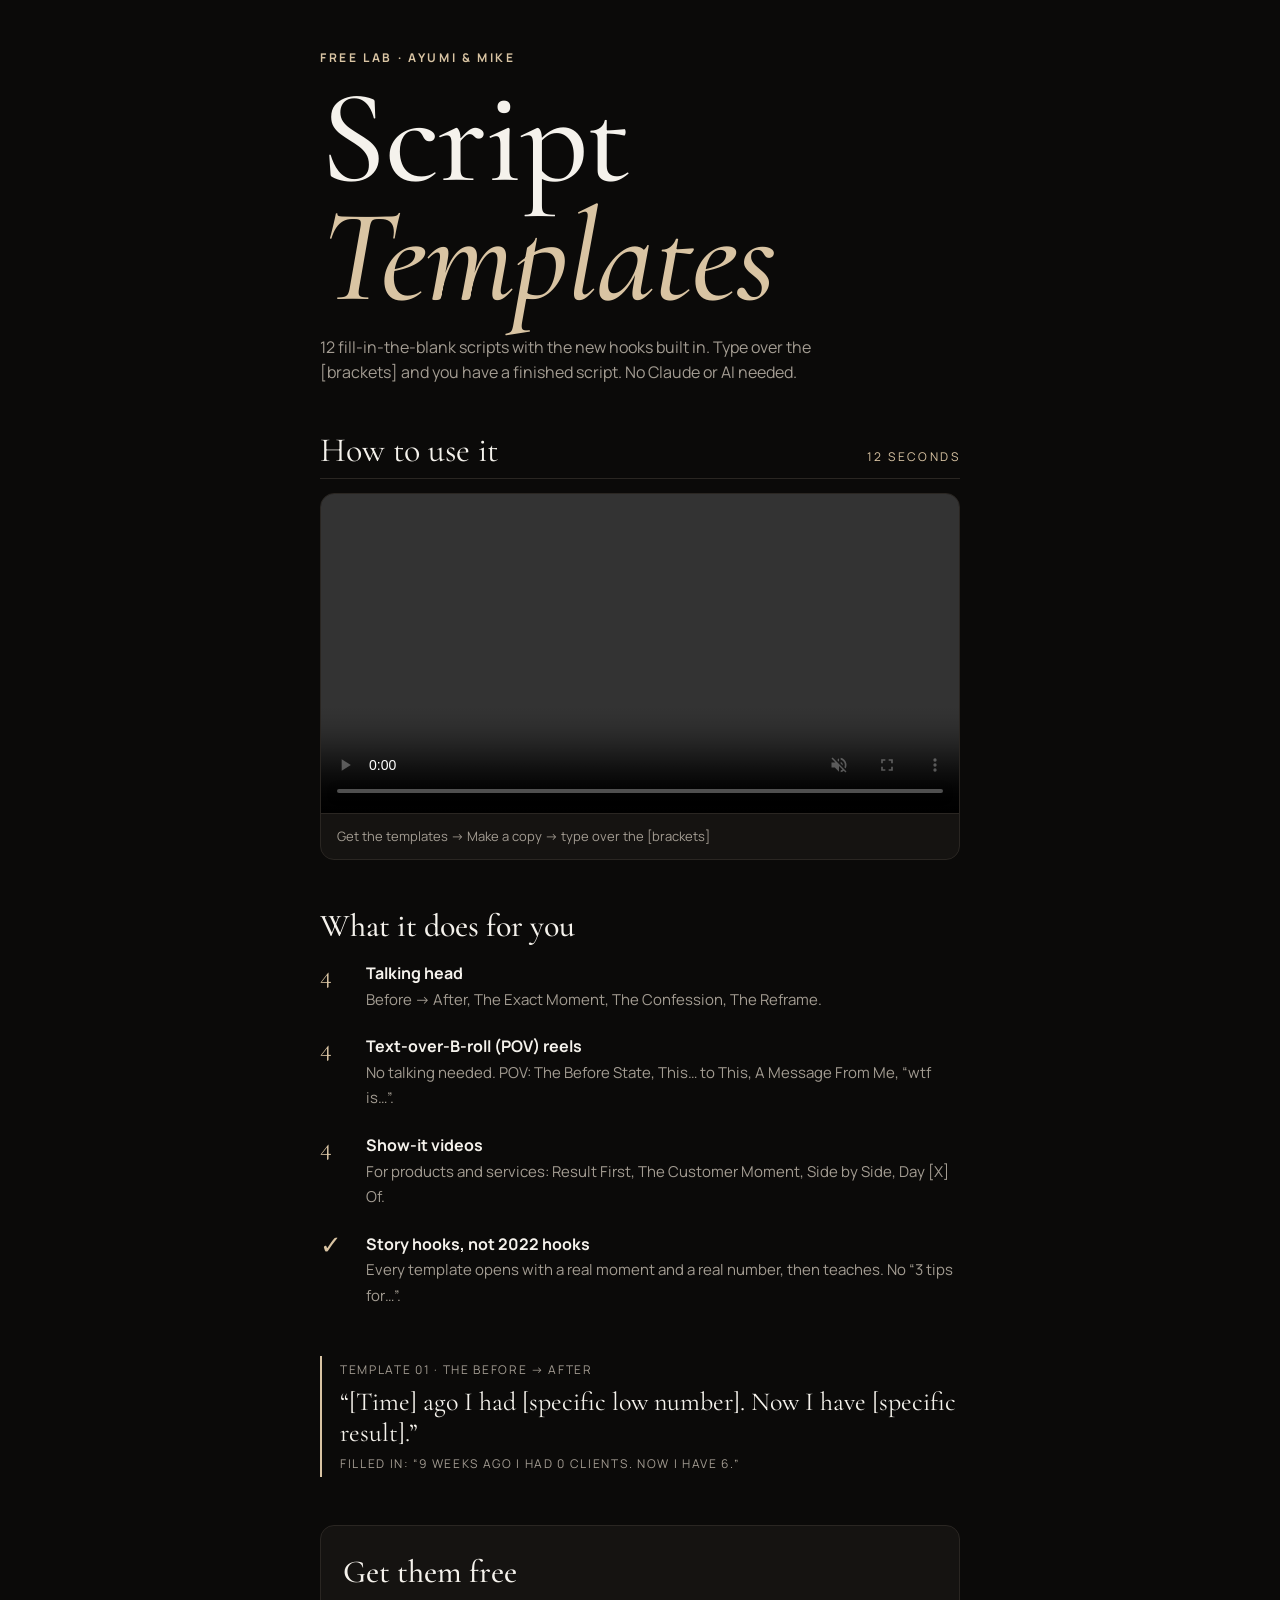
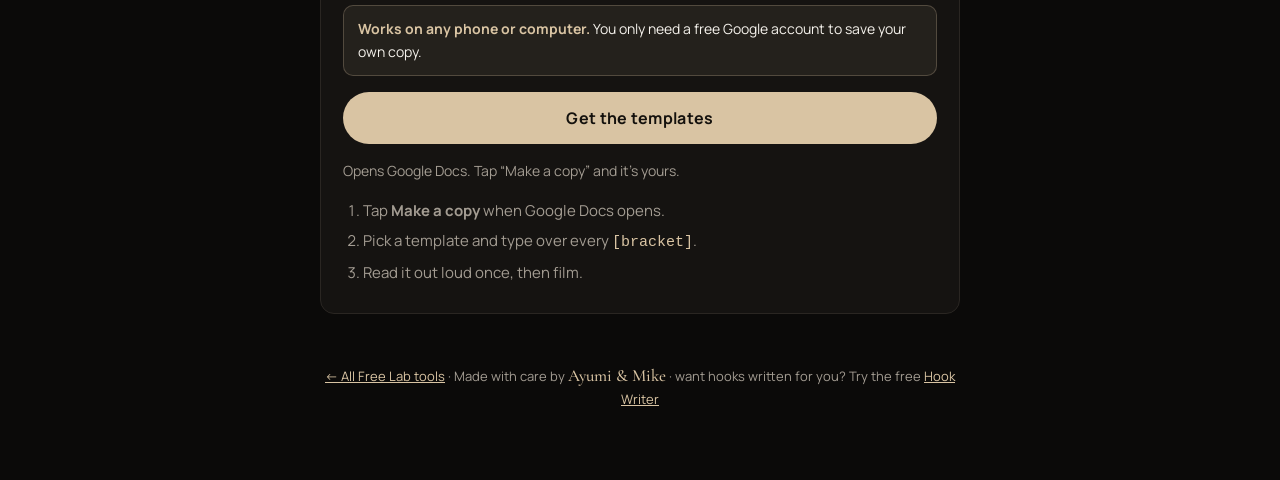
<file: script-templates/index.html>
<!doctype html><html lang="en"><head><meta charset="utf-8"><meta name="viewport" content="width=device-width,initial-scale=1,viewport-fit=cover"><title>Script Templates</title>
<meta name="claude:viewport-fit-sides" content="cover">
<link rel="preconnect" href="https://fonts.googleapis.com">
<link rel="stylesheet" href="https://fonts.googleapis.com/css2?family=Cormorant+Garamond:ital,wght@0,500;0,600;1,500&family=Manrope:wght@400;500;700&display=swap">
<style>
/* Layout: one narrow centered column, film frame up top, quiet sections, a single beige call to action. Single dark look by choice. */
:root {
  --bg: #0b0a09;
  --panel: #151311;
  --line: #2a2622;
  --fg: #f5f2ec;
  --muted: #a39c92;
  --beige: #d9c4a3;
  --beige-deep: #b89f7a;
  --display: "Cormorant Garamond", "Times New Roman", serif;
  --body: "Manrope", "Segoe UI", system-ui, sans-serif;
  color-scheme: dark;
}
* { box-sizing: border-box; }
body {
  background: var(--bg); color: var(--fg); font-family: var(--body);
  font-size: 16px; line-height: 1.6;
  padding-left: max(16px, env(safe-area-inset-left, 0px));
  padding-right: max(16px, env(safe-area-inset-right, 0px));
}
.wrap { max-width: 640px; margin: 0 auto; padding-block: 40px 64px; display: grid; gap: 48px; }
.eyebrow { font-size: 12px; letter-spacing: .22em; text-transform: uppercase; color: var(--beige); font-weight: 700; }
h1 { font-family: var(--display); font-weight: 500; font-size: clamp(72px, 20vw, 132px); line-height: .9; letter-spacing: -.01em; margin: 12px 0 18px; text-wrap: balance; }
h1 em { color: var(--beige); font-style: italic; }
h2 { font-family: var(--display); font-weight: 500; font-size: 32px; line-height: 1.1; margin: 0 0 18px; text-wrap: balance; }
.lede { color: var(--muted); margin: 0; max-width: 52ch; }

/* Install film */
.film { border: 1px solid var(--line); border-radius: 14px; overflow: hidden; background: var(--panel); }
.film video { display: block; width: 100%; height: auto; }
.mock { aspect-ratio: 16/10; max-width: 100%; display: grid; place-items: center; padding: 24px; }
.mock ol { list-style: none; margin: 0; padding: 0; display: grid; gap: 12px; width: 100%; max-width: 420px; }
.mock li { display: flex; gap: 14px; align-items: baseline; opacity: .35; transition: opacity .4s; font-size: 15px; }
.mock li.on { opacity: 1; }
.mock li b { font-family: var(--display); color: var(--beige); font-size: 22px; min-width: 18px; }
.mock code { color: var(--beige); background: #0006; padding: 2px 7px; border-radius: 6px; font-size: 14px; }
.howto { display: flex; justify-content: space-between; align-items: baseline; gap: 12px; border-bottom: 1px solid var(--line); padding-bottom: 10px; }
.howto span { font-family: var(--display); font-size: 34px; line-height: 1; }
.howto em { font-style: normal; font-size: 12px; letter-spacing: .2em; text-transform: uppercase; color: var(--beige); }
.film figcaption { font-size: 13px; color: var(--muted); padding: 12px 16px; border-top: 1px solid var(--line); }

/* What you get */
.gets { display: grid; gap: 22px; margin: 0; padding: 0; list-style: none; }
.gets li { display: grid; grid-template-columns: 34px 1fr; gap: 12px; }
.gets .n { font-family: var(--display); font-size: 26px; color: var(--beige); line-height: 1.1; }
.gets strong { display: block; font-weight: 700; }
.gets span { color: var(--muted); font-size: 15px; }

.sample { border-left: 2px solid var(--beige); padding: 4px 0 4px 18px; display: grid; gap: 6px; }
.sample .k { font-size: 12px; letter-spacing: .14em; text-transform: uppercase; color: var(--muted); }
.sample q { font-family: var(--display); font-size: 26px; line-height: 1.2; quotes: "\201C" "\201D"; }

/* Download */
.cta { display: grid; gap: 16px; padding: 28px 22px; border: 1px solid var(--line); border-radius: 14px; background: var(--panel); }
.notice { font-size: 14px; color: var(--fg); background: #d9c4a314; border: 1px solid #d9c4a340; border-radius: 10px; padding: 12px 14px; }
.notice b { color: var(--beige); }
.dl { display: block; text-align: center; text-decoration: none;
  font: 700 16px/1 var(--body); letter-spacing: .02em; color: #14110d; background: var(--beige);
  border: 0; border-radius: 999px; padding: 18px 26px; cursor: pointer; transition: background .2s, transform .2s;
}
.dl:hover { background: var(--fg); }
.dl:active { transform: scale(.98); }
.dl:focus-visible { outline: 2px solid var(--fg); outline-offset: 3px; }
.status { font-size: 14px; color: var(--muted); min-height: 1.4em; margin: 0; }
.steps { margin: 0; padding-left: 20px; color: var(--muted); font-size: 15px; display: grid; gap: 6px; }
.steps code { color: var(--beige); }
.mobile-note { display: none; font-size: 14px; color: var(--beige); }
@media (max-width: 700px) and (pointer: coarse) { .mobile-note { display: block; } }

footer { font-size: 13px; color: var(--muted); text-align: center; }
footer b { color: var(--beige); font-weight: 500; font-family: var(--display); font-size: 17px; }
@media (prefers-reduced-motion: reduce) { .mock li { transition: none; } }
</style>

<main class="wrap">
  <header>
    <div class="eyebrow">Free Lab · Ayumi &amp; Mike</div>
    <h1>Script <em>Templates</em></h1>
    <p class="lede">12 fill-in-the-blank scripts with the new hooks built in. Type over the [brackets] and you have a finished script. No Claude or AI needed.</p>
  </header>

  <section style="display:grid;gap:14px">
    <div class="howto"><span>How to use it</span><em>12 seconds</em></div>
    <figure class="film" style="margin:0">
      <video src="tutorial.mp4" autoplay muted loop playsinline controls preload="auto" aria-label="Tutorial: open the templates, make a copy, type over the brackets"></video>
      <figcaption>Get the templates → Make a copy → type over the [brackets]</figcaption>
    </figure>
  </section>

  <section>
    <h2>What it does for you</h2>
    <ul class="gets">
      <li><div class="n">4</div><div><strong>Talking head</strong><span>Before → After, The Exact Moment, The Confession, The Reframe.</span></div></li>
      <li><div class="n">4</div><div><strong>Text-over-B-roll (POV) reels</strong><span>No talking needed. POV: The Before State, This… to This, A Message From Me, “wtf is…”.</span></div></li>
      <li><div class="n">4</div><div><strong>Show-it videos</strong><span>For products and services: Result First, The Customer Moment, Side by Side, Day [X] Of.</span></div></li>
      <li><div class="n">✓</div><div><strong>Story hooks, not 2022 hooks</strong><span>Every template opens with a real moment and a real number, then teaches. No “3 tips for…”.</span></div></li>
    </ul>
  </section>

  <section class="sample" aria-label="Example">
    <div class="k">Template 01 · The Before → After</div>
    <q>[Time] ago I had [specific low number]. Now I have [specific result].</q>
    <div class="k">Filled in: “9 weeks ago I had 0 clients. Now I have 6.”</div>
  </section>

  <section class="cta" id="download">
    <h2 style="margin:0">Get them free</h2>
    <div class="notice"><b>Works on any phone or computer.</b> You only need a free Google account to save your own copy.</div>
    
    <a class="dl" id="dl" href="https://docs.google.com/document/d/1G1uL9Dt8pu5480ILw5yhuNJzkC4XaCD-3s1v7ljk8bY/copy" target="_blank" rel="noopener">Get the templates</a>
    <p class="status">Opens Google Docs. Tap “Make a copy” and it's yours.</p>
    <ol class="steps">
      <li>Tap <strong>Make a copy</strong> when Google Docs opens.</li>
      <li>Pick a template and type over every <code>[bracket]</code>.</li>
      <li>Read it out loud once, then film.</li>
    </ol>
  </section>

  <footer><a href="../free-lab/" style="color:var(--beige)">← All Free Lab tools</a> · Made with care by <b>Ayumi &amp; Mike</b> · want hooks written for you? Try the free <a href="../hook-writer/" style="color:var(--beige)">Hook Writer</a></footer>
</main>

<script>
// Step highlight for the placeholder film (replaced by the install video later)
const items = document.querySelectorAll("#mock-steps li");
if (items.length && !matchMedia("(prefers-reduced-motion: reduce)").matches) {
  let i = 0;
  setInterval(() => { items.forEach(li => li.classList.remove("on")); i = (i + 1) % items.length; items[i].classList.add("on"); }, 1800);
}
</script>
</html>
</file>
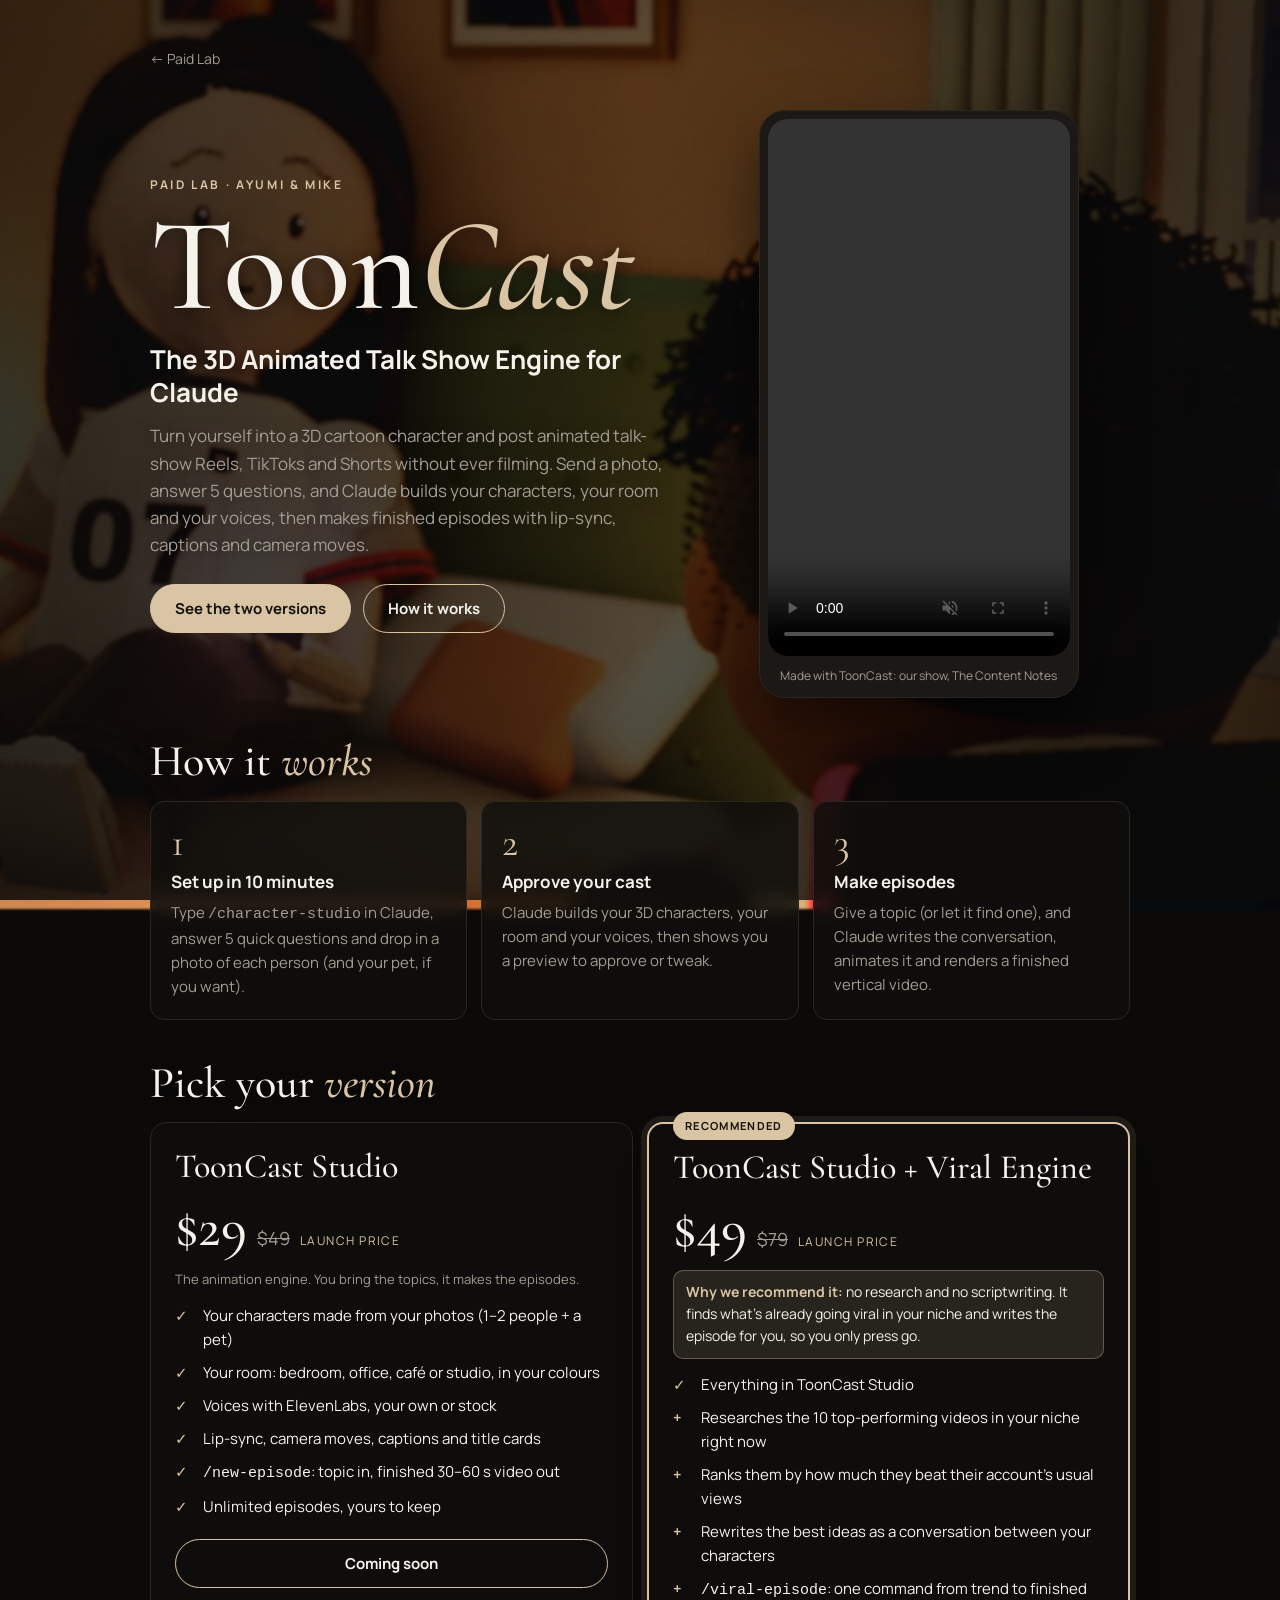
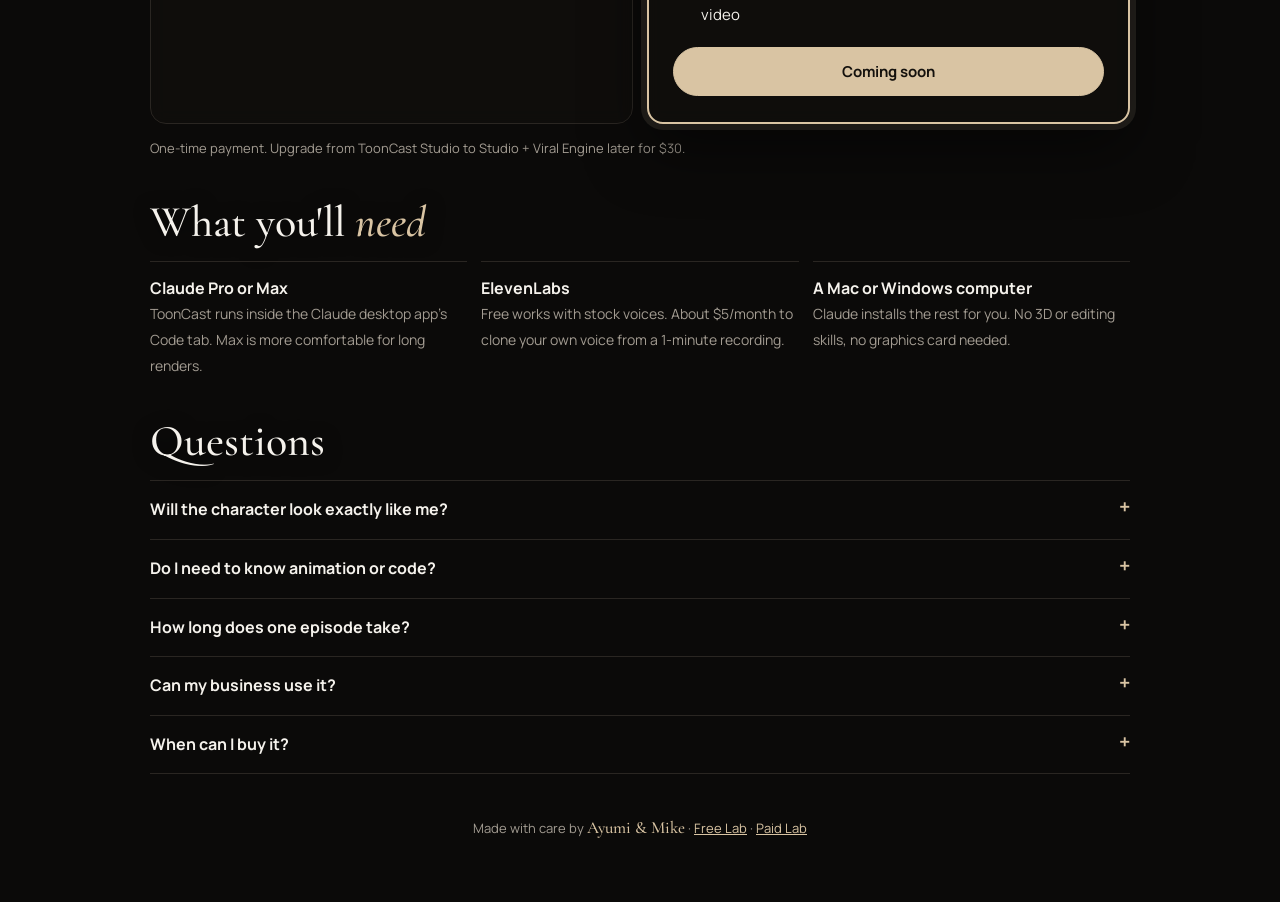
<file: tooncast/index.html>
<!doctype html>
<html lang="en">
<head>
<meta charset="utf-8">
<meta name="viewport" content="width=device-width,initial-scale=1,viewport-fit=cover">
<title>ToonCast: 3D Animated Talk Show Engine · Ayumi & Mike</title>
<meta name="description" content="Your own 3D animated talk show. Send a photo, and Claude turns you into a character and makes finished episodes.">
<link rel="stylesheet" href="https://fonts.googleapis.com/css2?family=Cormorant+Garamond:ital,wght@0,500;1,500&family=Manrope:wght@400;500;700&display=swap">
<link rel="stylesheet" href="../assets/lab.css">
<style>
/* Hero: copy left, phone-shaped demo right. Then steps, two plans, requirements, FAQ. */
.hero { display: grid; grid-template-columns: 1.1fr .9fr; gap: 40px; align-items: center; }
.hero .copy { min-width: 0; }
.phone { justify-self: center; width: min(320px, 100%); border-radius: 26px; padding: 8px; background: #1b1815; border: 1px solid var(--line); box-shadow: 0 30px 60px #0008; }
.phone video { display: block; width: 100%; aspect-ratio: 9/16; object-fit: cover; border-radius: 20px; }
.phone figcaption { text-align: center; font-size: 12px; color: var(--muted); padding: 10px 6px 4px; }
.cta-row { display: flex; flex-wrap: wrap; gap: 12px; margin-top: 26px; }
.btn { display: inline-block; text-align: center; text-decoration: none; font: 700 15px/1 var(--body); padding: 16px 24px; border-radius: 999px; border: 1px solid var(--beige); color: var(--fg); cursor: pointer; background: transparent; }
.btn.solid { background: var(--beige); color: var(--ink); }
.btn[aria-disabled="true"] { cursor: default; }

.steps { display: grid; grid-template-columns: repeat(3, 1fr); gap: 14px; counter-reset: s; list-style: none; margin: 0; padding: 0; }
.steps li { background: var(--panel); border: 1px solid var(--line); border-radius: 14px; padding: 20px; display: grid; gap: 6px; align-content: start; }
.steps li::before { counter-increment: s; content: counter(s); font-family: var(--display); font-size: 40px; line-height: 1; color: var(--beige); }
.steps b { font-size: 17px; }
.steps span { color: var(--muted); font-size: 15px; }

.plans { display: grid; grid-template-columns: 1fr 1fr; gap: 14px; align-items: stretch; }
.plan { background: var(--panel); border: 1px solid var(--line); border-radius: 16px; padding: 26px 24px; display: grid; gap: 14px; align-content: start; }
.plan.best { border: 2px solid var(--beige); position: relative; box-shadow: 0 0 0 6px rgba(217,196,163,.10), 0 24px 60px rgba(0,0,0,.5); }
.why { background: rgba(217,196,163,.12); border: 1px solid rgba(217,196,163,.35); border-radius: 10px; padding: 10px 12px; font-size: 14px; color: var(--fg); margin: 0; }
.why b { color: var(--beige); }
.plan .ribbon { position: absolute; top: -12px; left: 24px; background: var(--beige); color: var(--ink); font-size: 11px; font-weight: 700; letter-spacing: .12em; text-transform: uppercase; border-radius: 999px; padding: 5px 12px; }
.plan h3 { font-family: var(--display); font-weight: 500; font-size: 34px; line-height: 1.05; margin: 0; }
.price { display: flex; align-items: baseline; gap: 10px; }
.price b { font-family: var(--display); font-size: 56px; font-weight: 500; line-height: 1; }
.price s { color: var(--muted); font-size: 18px; }
.price small { color: var(--beige); font-size: 12px; letter-spacing: .12em; text-transform: uppercase; }
.plan ul { margin: 0; padding: 0; list-style: none; display: grid; gap: 9px; }
.plan li { display: grid; grid-template-columns: 20px 1fr; gap: 8px; font-size: 15px; }
.plan li::before { content: "✓"; color: var(--beige); font-weight: 700; }
.plan li.plus::before { content: "+"; }
.plan .btn { margin-top: 6px; width: 100%; }
.note { font-size: 13px; color: var(--muted); margin: 0; }

.need { display: grid; grid-template-columns: repeat(3, 1fr); gap: 14px; }
.need div { border-top: 1px solid var(--line); padding-top: 14px; }
.need b { display: block; }
.need span { color: var(--muted); font-size: 14px; }

details { border-top: 1px solid var(--line); padding: 16px 0; }
details:last-of-type { border-bottom: 1px solid var(--line); }
summary { cursor: pointer; font-weight: 700; list-style: none; display: flex; justify-content: space-between; gap: 12px; }
summary::after { content: "+"; color: var(--beige); font-size: 20px; line-height: 1; }
details[open] summary::after { content: "–"; }
details p { color: var(--muted); margin: 10px 0 0; max-width: 64ch; }

@media (max-width: 760px) {
  .hero { grid-template-columns: 1fr; gap: 28px; }
  .phone { width: min(280px, 100%); }
  .steps, .need { grid-template-columns: 1fr; }
  .plans { gap: 10px; }
  .plan { padding: 22px 12px 16px; gap: 10px; }
  .plan h3 { font-size: 22px; }
  .price { flex-wrap: wrap; gap: 4px 8px; }
  .price b { font-size: 40px; }
  .price s { font-size: 14px; }
  .price small { flex-basis: 100%; font-size: 10px; }
  .plan li { font-size: 13px; grid-template-columns: 14px 1fr; gap: 6px; }
  .plan .ribbon { left: 12px; font-size: 9px; padding: 4px 9px; }
  .why { font-size: 12.5px; padding: 8px 9px; }
  .plan .btn { padding: 14px 10px; font-size: 13px; }
}
</style>
</head>
<body class="premium">
<main class="wrap wide">
  <a class="back" href="../paid-lab/">← Paid Lab</a>

  <section class="hero">
    <div class="copy">
      <div class="eyebrow">Paid Lab · Ayumi &amp; Mike</div>
      <h1>Toon<em>Cast</em></h1>
      <p style="font-size:clamp(20px,4vw,26px);font-weight:700;margin:0 0 14px;line-height:1.25">The 3D Animated Talk Show Engine for Claude</p>
      <p class="lede">Turn yourself into a 3D cartoon character and post animated talk-show Reels, TikToks and Shorts without ever filming. Send a photo, answer 5 questions, and Claude builds your characters, your room and your voices, then makes finished episodes with lip-sync, captions and camera moves.</p>
      <div class="cta-row">
        <a class="btn solid" href="#plans">See the two versions</a>
        <a class="btn" href="#how">How it works</a>
      </div>
    </div>
    <figure class="phone" style="margin:0">
      <video src="demo.mp4" autoplay muted loop playsinline controls preload="auto" aria-label="Demo: an episode of our own show made with ToonCast"></video>
      <figcaption>Made with ToonCast: our show, The Content Notes</figcaption>
    </figure>
  </section>

  <section id="how">
    <h2>How it <em>works</em></h2>
    <ol class="steps">
      <li><b>Set up in 10 minutes</b><span>Type <code>/character-studio</code> in Claude, answer 5 quick questions and drop in a photo of each person (and your pet, if you want).</span></li>
      <li><b>Approve your cast</b><span>Claude builds your 3D characters, your room and your voices, then shows you a preview to approve or tweak.</span></li>
      <li><b>Make episodes</b><span>Give a topic (or let it find one), and Claude writes the conversation, animates it and renders a finished vertical video.</span></li>
    </ol>
  </section>

  <section id="plans">
    <h2>Pick your <em>version</em></h2>
    <div class="plans">
      <div class="plan">
        <h3>ToonCast Studio</h3>
        <div class="price"><b>$29</b><s>$49</s><small>Launch price</small></div>
        <p class="note" style="margin:0">The animation engine. You bring the topics, it makes the episodes.</p>
        <ul>
          <li>Your characters made from your photos (1–2 people + a pet)</li>
          <li>Your room: bedroom, office, café or studio, in your colours</li>
          <li>Voices with ElevenLabs, your own or stock</li>
          <li>Lip-sync, camera moves, captions and title cards</li>
          <li><span><code>/new-episode</code>: topic in, finished 30–60 s video out</span></li>
          <li>Unlimited episodes, yours to keep</li>
        </ul>
        <span class="btn" role="button" aria-disabled="true">Coming soon</span>
      </div>

      <div class="plan best">
        <span class="ribbon">Recommended</span>
        <h3>ToonCast Studio + Viral Engine</h3>
        <div class="price"><b>$49</b><s>$79</s><small>Launch price</small></div>
        <p class="why"><b>Why we recommend it:</b> no research and no scriptwriting. It finds what's already going viral in your niche and writes the episode for you, so you only press go.</p>
        <ul>
          <li>Everything in ToonCast Studio</li>
          <li class="plus">Researches the 10 top-performing videos in your niche right now</li>
          <li class="plus">Ranks them by how much they beat their account's usual views</li>
          <li class="plus">Rewrites the best ideas as a conversation between your characters</li>
          <li class="plus"><span><code>/viral-episode</code>: one command from trend to finished video</span></li>
        </ul>
        <span class="btn solid" role="button" aria-disabled="true">Coming soon</span>
      </div>
    </div>
    <p class="note" style="margin-top:14px">One-time payment. Upgrade from ToonCast Studio to Studio + Viral Engine later for $30.</p>
  </section>

  <section>
    <h2>What you'll <em>need</em></h2>
    <div class="need">
      <div><b>Claude Pro or Max</b><span>ToonCast runs inside the Claude desktop app's Code tab. Max is more comfortable for long renders.</span></div>
      <div><b>ElevenLabs</b><span>Free works with stock voices. About $5/month to clone your own voice from a 1-minute recording.</span></div>
      <div><b>A Mac or Windows computer</b><span>Claude installs the rest for you. No 3D or editing skills, no graphics card needed.</span></div>
    </div>
  </section>

  <section>
    <h2>Questions</h2>
    <details><summary>Will the character look exactly like me?</summary><p>It looks like a low-poly 3D version of you: your skin tone, hair, glasses, beard and outfit colours. That's the charm of the style. It isn't a photo-real portrait.</p></details>
    <details><summary>Do I need to know animation or code?</summary><p>No. You answer questions, approve a preview and give topics. Claude does the building, animating and rendering.</p></details>
    <details><summary>How long does one episode take?</summary><p>A few minutes of your time. Claude then works on its own while the episode renders, usually well under an hour on a normal computer.</p></details>
    <details><summary>Can my business use it?</summary><p>Yes. It's built on Remotion, which is free for individuals and teams of up to 3 people. Bigger companies need their own Remotion company licence.</p></details>
    <details><summary>When can I buy it?</summary><p>Very soon. We're finishing setup and testing it with real customers first. Follow <a href="https://www.instagram.com/ayumiandmike/" style="color:var(--beige)">@ayumiandmike</a> for the launch.</p></details>
  </section>

  <footer>Made with care by <b>Ayumi &amp; Mike</b> · <a href="../free-lab/">Free Lab</a> · <a href="../paid-lab/">Paid Lab</a></footer>
</main>
</body>
</html>
</file>
<file: assets/lab.css>
/* Shared look for the Lab hub pages. Single dark look: black ground, white type, beige highlights. */
:root {
  --bg: #0b0a09; --panel: #151311; --line: #2a2622; --fg: #f5f2ec; --muted: #a39c92; --beige: #d9c4a3; --ink: #14110d;
  --display: "Cormorant Garamond", "Times New Roman", serif; --body: "Manrope", "Segoe UI", system-ui, sans-serif;
  color-scheme: dark;
}
* { box-sizing: border-box; }
body { margin: 0; background: var(--bg); color: var(--fg); font-family: var(--body); font-size: 16px; line-height: 1.6;
  padding-left: max(16px, env(safe-area-inset-left, 0px)); padding-right: max(16px, env(safe-area-inset-right, 0px)); }
.wrap { max-width: 720px; margin: 0 auto; padding-block: 48px 64px; display: grid; gap: 40px; }
.wrap.wide { max-width: 980px; }
.eyebrow { font-size: 12px; letter-spacing: .22em; text-transform: uppercase; color: var(--beige); font-weight: 700; }
h1 { font-family: var(--display); font-weight: 500; font-size: clamp(64px, 18vw, 132px); line-height: .9; margin: 12px 0 18px; text-wrap: balance; }
h1 em, h2 em { color: var(--beige); }
h2 { font-family: var(--display); font-weight: 500; font-size: clamp(34px, 7vw, 44px); line-height: 1.05; margin: 0 0 16px; text-wrap: balance; }
.lede { color: var(--muted); margin: 0; max-width: 54ch; font-size: 17px; }
.back { font-size: 14px; color: var(--muted); text-decoration: none; }
.back:hover { color: var(--beige); }
.list { display: grid; gap: 14px; }
.card { display: grid; grid-template-columns: 1fr auto; gap: 6px 16px; align-items: center; padding: 22px; border: 1px solid var(--line); border-radius: 14px;
  background: var(--panel); color: inherit; text-decoration: none; transition: border-color .2s, transform .2s; }
a.card:hover { border-color: var(--beige); transform: translateY(-2px); }
a.card:focus-visible, a:focus-visible, button:focus-visible { outline: 2px solid var(--beige); outline-offset: 3px; }
.card h3 { font-family: var(--display); font-weight: 500; font-size: 32px; line-height: 1.05; margin: 0; }
.card p { grid-column: 1 / -1; margin: 0; color: var(--muted); font-size: 15px; }
.tag { font-size: 11px; letter-spacing: .14em; text-transform: uppercase; color: var(--beige); border: 1px solid #d9c4a355; border-radius: 999px; padding: 4px 10px; white-space: nowrap; }
.arrow { grid-column: 1 / -1; color: var(--beige); font-weight: 700; font-size: 14px; }
.soon { opacity: .55; }
.section { font-size: 12px; letter-spacing: .2em; text-transform: uppercase; color: var(--muted); margin: 8px 0 -4px; }
footer { font-size: 13px; color: var(--muted); text-align: center; }
footer b { color: var(--beige); font-weight: 500; font-family: var(--display); font-size: 17px; }
footer a { color: var(--beige); }
@media (prefers-reduced-motion: reduce) { .card { transition: none; } }

/* Paid Lab: dark, blurred Ayumi & Mike room behind everything so it feels premium but text stays readable. */
body.premium { background: var(--bg); }
body.premium::before { content: ""; position: fixed; inset: 0; z-index: -2; background: url("bg-room.jpg") center 30% / cover no-repeat; filter: blur(1px) saturate(1.15); transform: scale(1.02); }
body.premium::after { content: ""; position: fixed; inset: 0; z-index: -1;
  background: linear-gradient(90deg, rgba(11,10,9,.72) 0%, rgba(11,10,9,.45) 50%, rgba(11,10,9,.72) 100%), linear-gradient(180deg, rgba(11,10,9,.25) 0%, rgba(11,10,9,.55) 100%); }
body.premium .card, body.premium .plan, body.premium .steps li { background: rgba(17,15,13,.82); backdrop-filter: blur(8px); -webkit-backdrop-filter: blur(8px); }
body.premium h1, body.premium .lede, body.premium h2 { text-shadow: 0 2px 18px rgba(0,0,0,.65); }
/* Home page uses the empty studio scene (made in ChatGPT in the show's style). */
body.premium.home::before { background-image: url("bg-home.jpg"); background-position: center 60%; }
</file>
